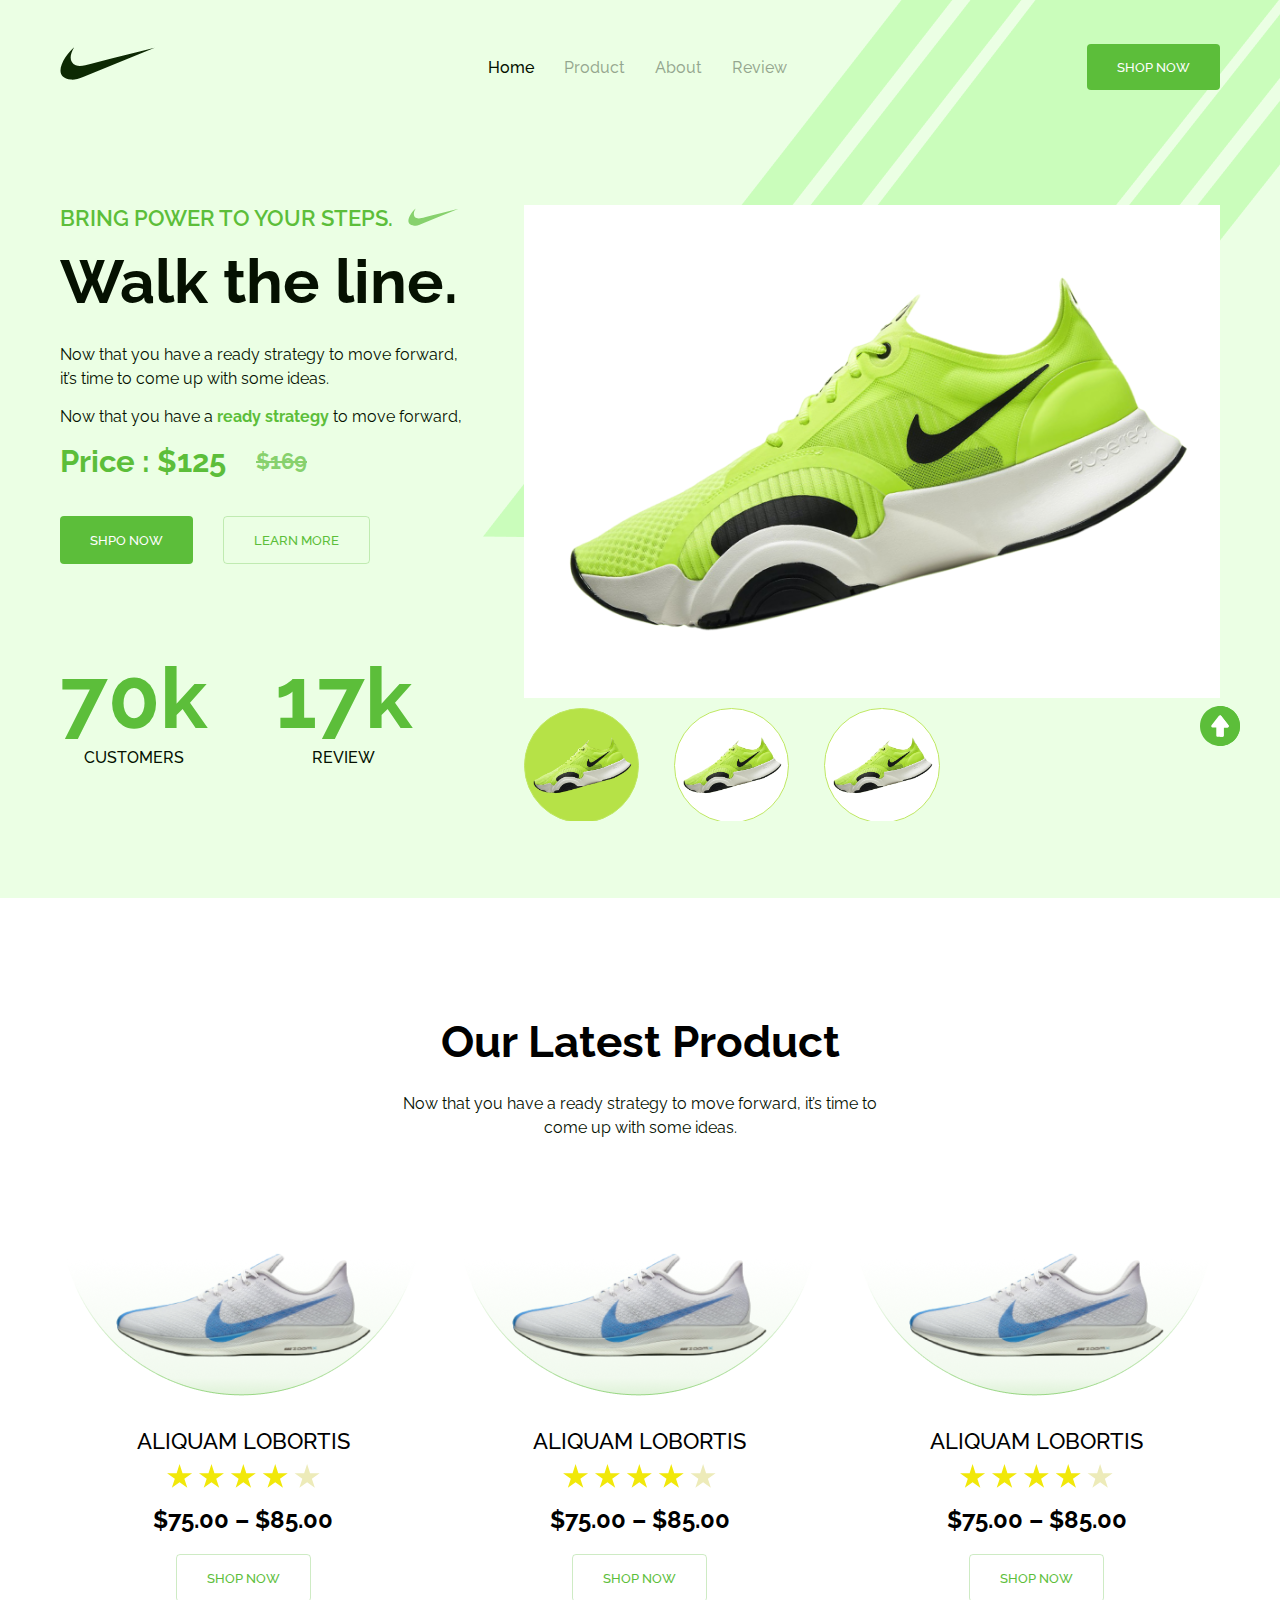
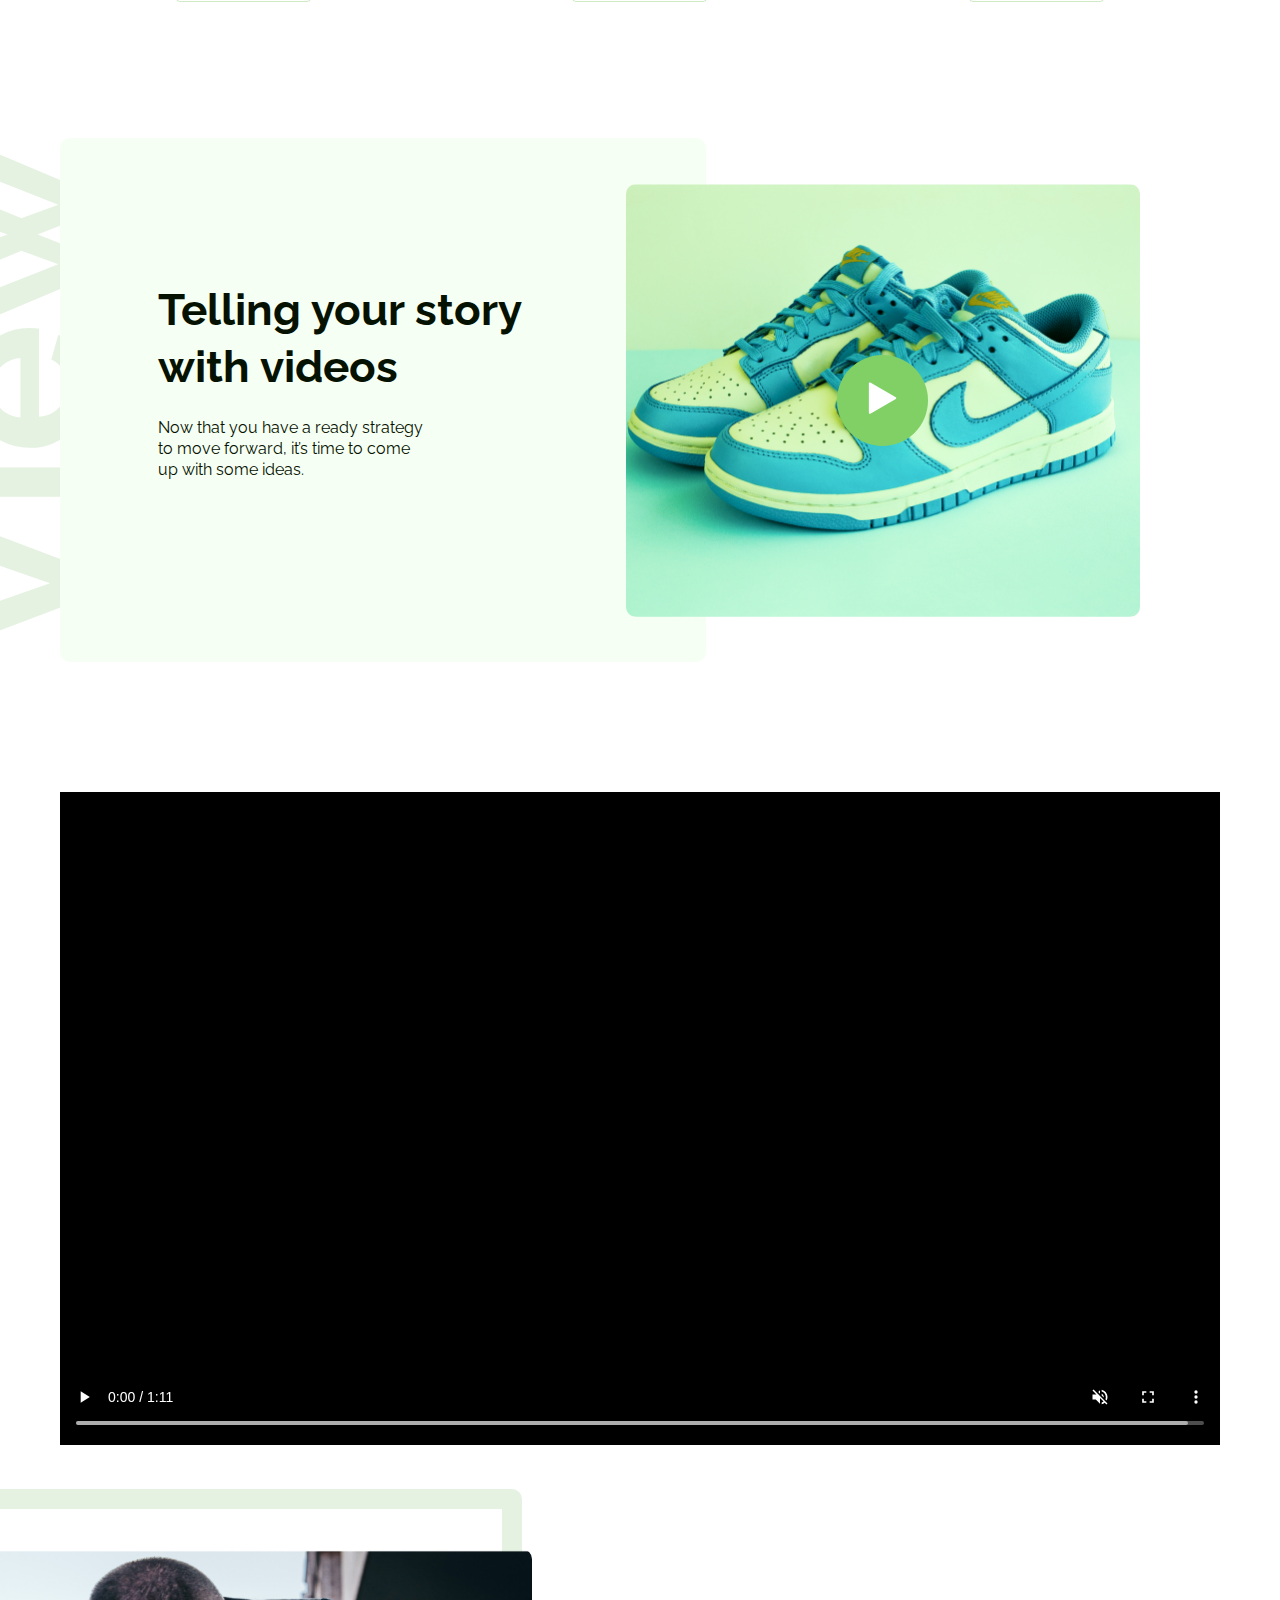
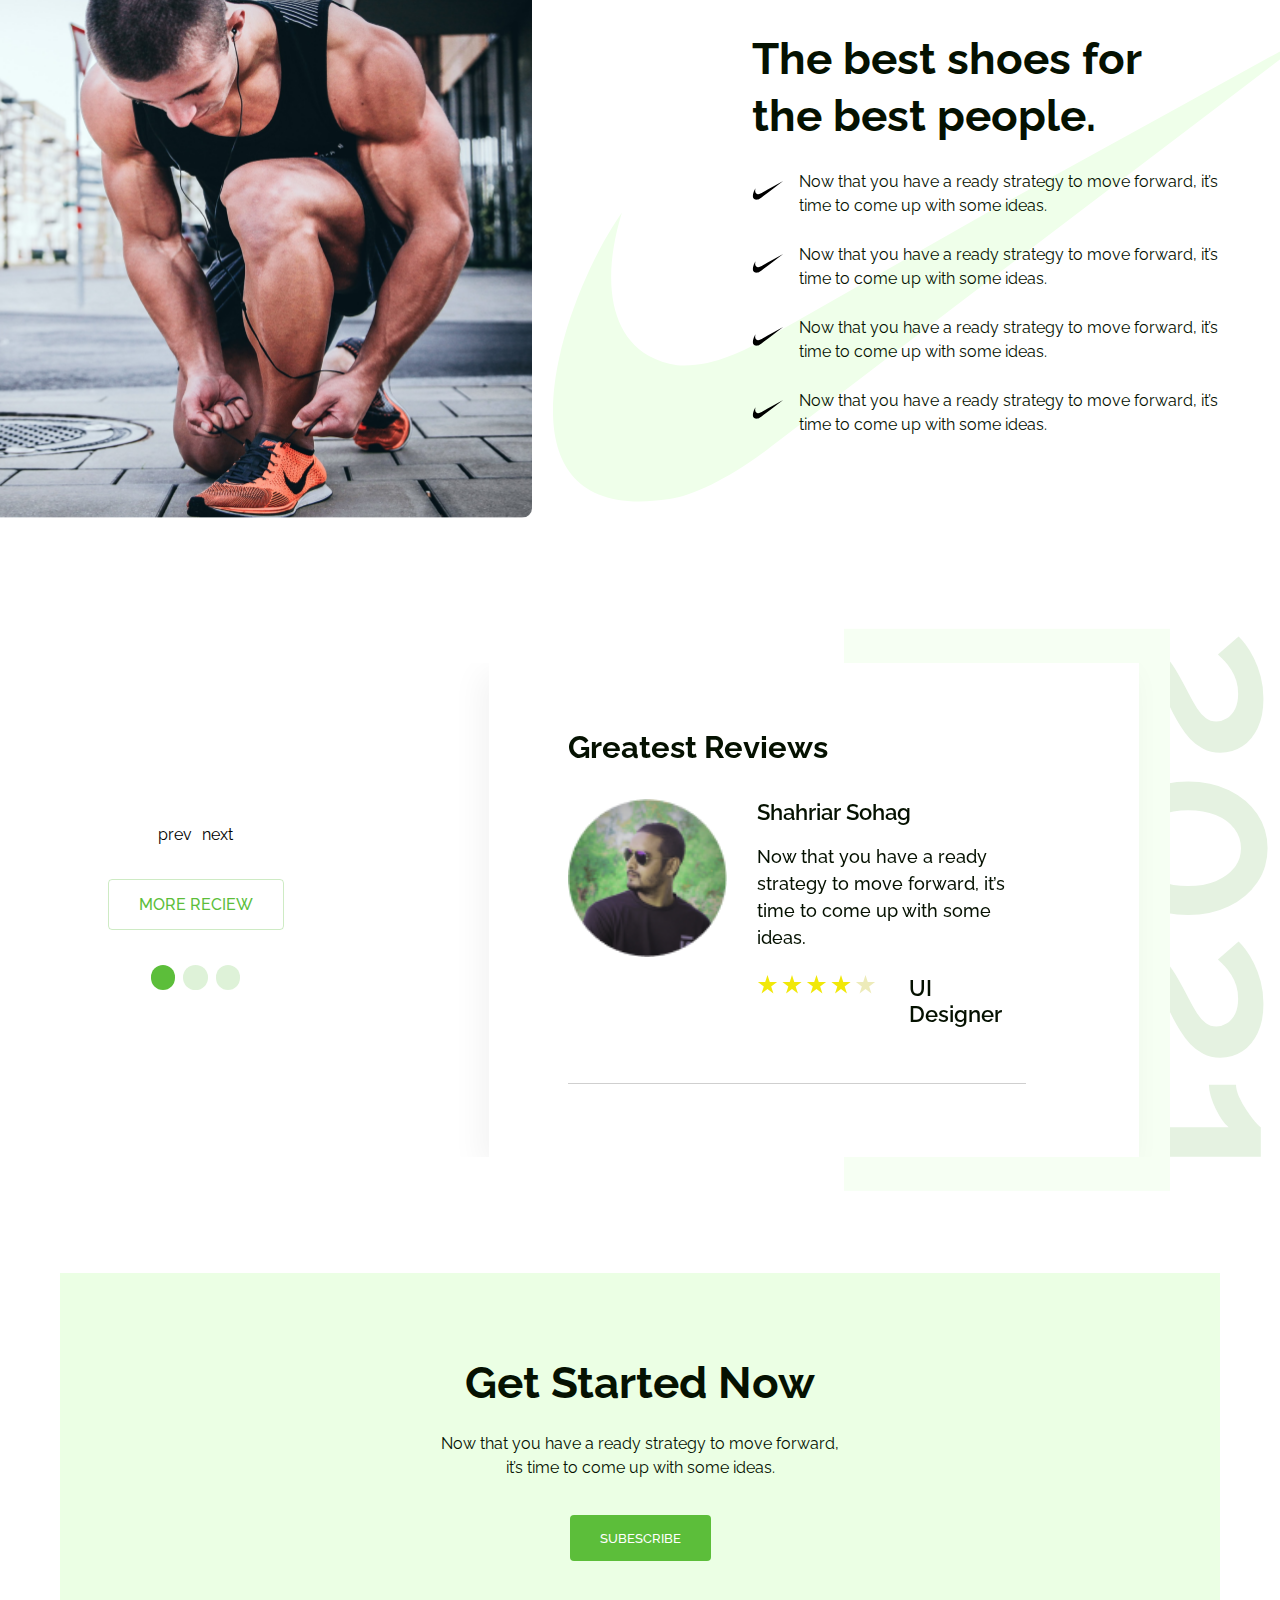
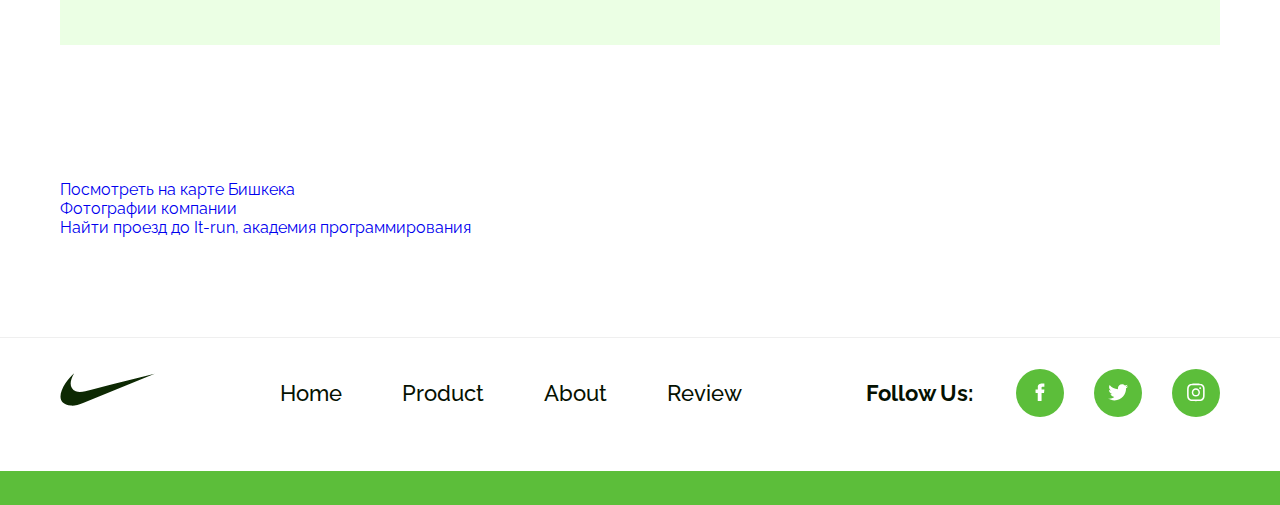
<file: index.html>
<!doctype html>
<html lang="en">
<head>
    <meta charset="UTF-8">
    <link rel="icon" href="./src/assets/logo.svg"/>
    <meta name="viewport" content="width=device-width, initial-scale=1"/>
    <meta http-equiv="X-UA-Compatible" content="IE=edge" />
    <meta name="author" content="Akdil">
    <meta name="robots" content="index, follow">
    <meta name="theme-color" content="#fff, #5CBE3A"/>
    <link rel="apple-touch-icon" href="./src/assets/logo.svg"/>
<!--    <link rel="manifest" href="/manifest.json"/>-->
    <meta name="description" content="Store Shoes in Bishkek">
    <meta name="keywords" content="Shoes, Nike in Bishkek, Sneakers, Store Shoes">
    <meta property="og:url" content="https://nike.kg/">
    <meta property="og:type" content="store">
    <meta property="og:title" content="Nike">
    <meta property="og:description" content="Store Shoes in Bishkek">
    <meta property="og:image" content="https://nike.kg/logo.svg">
    <meta name="twitter:card" content="summary_large_image">
    <meta property="twitter:domain" content="nike.kg">
    <meta property="twitter:url" content="https://nike.kg/">
    <meta name="twitter:title" content="Nike">
    <meta name="twitter:description" content="Store Shoes in Bishkek">
    <meta name="twitter:image" content="https://nike.kg/logo.svg">
    <title>Nike</title>
    <link
            rel="stylesheet"
            href="https://cdn.jsdelivr.net/npm/swiper@10/swiper-bundle.min.css"
    />
    <link href="https://unpkg.com/aos@2.3.1/dist/aos.css" rel="stylesheet">
    <link rel="stylesheet" href="./src/styles/style.css">
</head>
<body>

<header class="header">
    <div class="container">
        <nav class="header__nav">
            <h1 class="header__title">
                <img src="./src/assets/logo.svg" alt="Nike">
            </h1>

            <div class="header__burger-menu">
                <div class="header__links">
                    <a href="#" class="header__link active">Home</a>
                    <a href="./src/pages/product/index.html" class="header__link">Product</a>
                    <a href="./src/pages/about/index.html" class="header__link">About</a>
                    <a href="./src/pages/review/index.html" class="header__link">Review</a>
                </div>

                <button class="header__btn button">Shop now</button>
            </div>

            <div class="header__burger">
                <span></span>
            </div>
        </nav>
    </div>
</header>

<main>
    <section class="begin">
        <img src="./src/assets/begin-el.png" alt="begin" class="begin__el">
        <div class="container">
            <div class="begin__content">
                <div class="begin__info">
                    <p class="begin__suptitle">
                        Bring power to your steps.
                        <span>
                            <svg width="51" height="18" viewBox="0 0 51 18" fill="none" xmlns="http://www.w3.org/2000/svg">
<path d="M28.6036 6.15476L25.4862 6.97332L16.8365 9.23768C13.7818 9.99351 11.1097 11.0002 8.53487 10.119C5.03484 8.60729 5.09756 4.67446 7.70691 0.490723C3.09351 4.29811 -5.2081 16.473 6.01962 17.7024C7.44974 17.8905 9.99636 17.3887 12.7625 16.2252L25.4862 11.0034L50.5823 0.741621L28.6036 6.15476Z" fill="#87D16D"/>
</svg>

                        </span>
                    </p>
                    <h2 class="begin__title">
                        Walk the line.
                    </h2>
                    <p class="begin__text">
                        Now that you have a ready strategy to move forward, it’s time to come up with some ideas.
                    </p>
                    <p class="begin__text">
                        Now that you have a <span>ready strategy</span> to move forward,
                    </p>
                    <p class="begin__price">
                        Price : $125
                        <span class="begin__price-old">$169</span>
                    </p>

                    <div class="begin__btns">
                        <button class="button">
                            Shpo now
                        </button>
                        <button class="button begin__btn">
                            Learn More
                        </button>
                    </div>

                    <div class="begin__reviews">
                        <p class="begin__review">
                            70k
                            <span>CUSTOMERS</span>
                        </p>
                        <p class="begin__review">
                            17k
                            <span>REVIEW</span>
                        </p>
                    </div>
                </div>
                <div class="begin__swiper">
                    <div style="--swiper-navigation-color: #fff; --swiper-pagination-color: #fff" class="swiper mySwiper2">
                        <div class="swiper-wrapper">
                            <div class="swiper-slide">
                                <img src="./src/assets/nike.png" />
                            </div>
                            <div class="swiper-slide">
                                <img src="./src/assets/nike.png" />
                            </div>
                            <div class="swiper-slide">
                                <img src="./src/assets/nike.png" />
                            </div>
                        </div>
                    </div>
                    <div thumbsSlider="" class="swiper mySwiper">
                        <div class="swiper-wrapper">
                            <div class="swiper-slide">
                                <img src="./src/assets/nike.png" />
                            </div>
                            <div class="swiper-slide">
                                <img src="./src/assets/nike.png" />
                            </div>
                            <div class="swiper-slide">
                                <img src="./src/assets/nike.png" />
                            </div>
                        </div>
                    </div>
                </div>
            </div>
        </div>
    </section>

    <section class="latest">
        <div class="container">

            <h2 class="latest__title">Our Latest Product</h2>
            <p class="latest__text">
                Now that you have a ready strategy to
                move forward, it’s time to <br> come up with some ideas.
            </p>

            <div class="latest__row">

                <div class="latest__card">
                    <div class="latest__card-block">
                        <img src="./src/assets/latest1.png" alt="" class="latest__card-img">
                    </div>
                    <h3 class="latest__card-title">
                        Aliquam lobortis
                    </h3>
                    <img src="./src/assets/latest-review.svg" alt="" class="latest__card-review">
                    <p class="latest__card-prices">
                        $75.00 – $85.00
                    </p>
                    <button class="button begin__btn">
                        shop now
                    </button>
                </div>
                <div class="latest__card">
                    <div class="latest__card-block">
                        <img src="./src/assets/latest1.png" alt="" class="latest__card-img">
                    </div>
                    <h3 class="latest__card-title">
                        Aliquam lobortis
                    </h3>
                    <img src="./src/assets/latest-review.svg" alt="" class="latest__card-review">
                    <p class="latest__card-prices">
                        $75.00 – $85.00
                    </p>
                    <button class="button begin__btn">
                        shop now
                    </button>
                </div>
                <div class="latest__card">
                    <div class="latest__card-block">
                        <img src="./src/assets/latest1.png" alt="" class="latest__card-img">
                    </div>
                    <h3 class="latest__card-title">
                        Aliquam lobortis
                    </h3>
                    <img src="./src/assets/latest-review.svg" alt="" class="latest__card-review">
                    <p class="latest__card-prices">
                        $75.00 – $85.00
                    </p>
                    <button class="button begin__btn">
                        shop now
                    </button>
                </div>

            </div>

        </div>
    </section>

    <section class="view">
        <div class="container">
            <div class="view__content">

                <div class="view__left">
                    <h2 class="view__title">
                        Telling your story with videos
                    </h2>
                    <p class="view__text">
                        Now that you have a ready strategy <br>
                        to move forward, it’s time to come <br>
                        up with some ideas.
                    </p>
                </div>

                <div class="view__right">
                    <div class="view__play">
                        <a href="" >
                            <svg width="29" height="32" viewBox="0 0 29 32" fill="none" xmlns="http://www.w3.org/2000/svg">
<path d="M27.7939 15.2502C28.4606 15.6351 28.4606 16.5973 27.7939 16.9822L2.35185 31.6712C1.68518 32.0561 0.851847 31.575 0.851847 30.8052L0.851848 1.42718C0.851848 0.65738 1.68518 0.176255 2.35185 0.561156L27.7939 15.2502Z" fill="white"/>
</svg>
                        </a>
                    </div>
                </div>

            </div>
        </div>
    </section>
    
    <section style="padding-bottom: 100px">
        <div class="container">
            <video src="./src/assets/video.mp4" controls muted autoplay width="100%"></video>
        </div>
    </section>

    <section class="best">
        <div class="container">
            <div class="best__row">

                <div class="best__left"></div>

                <div class="best__right">
                    <h2 class="best__title">
                        The best shoes for the best people.
                    </h2>

                    <ul class="best__list">
                        <li class="best__item">
                            <span>
                                <svg width="32" height="20" viewBox="0 0 32 20" fill="none" xmlns="http://www.w3.org/2000/svg">
<path d="M17.9749 8.23615L16.1145 9.29783L10.9514 12.2392C9.12045 13.2499 7.57831 14.3557 5.77382 14.2329C3.267 13.8645 2.63079 11.3291 3.5862 8.19457C1.27957 11.4322 -1.95539 20.6757 5.46358 19.5336C6.414 19.4084 7.96246 18.6483 9.53803 17.4255L16.8077 11.8849L31.1528 0.98075L17.9749 8.23615Z" fill="black"/>
</svg>

                            </span>
                            <p>
                                Now that you have a ready strategy to move forward, it’s time to come up with some ideas.
                            </p>
                        </li>
                        <li class="best__item">
                            <span>
                                <svg width="32" height="20" viewBox="0 0 32 20" fill="none" xmlns="http://www.w3.org/2000/svg">
<path d="M17.9749 8.23615L16.1145 9.29783L10.9514 12.2392C9.12045 13.2499 7.57831 14.3557 5.77382 14.2329C3.267 13.8645 2.63079 11.3291 3.5862 8.19457C1.27957 11.4322 -1.95539 20.6757 5.46358 19.5336C6.414 19.4084 7.96246 18.6483 9.53803 17.4255L16.8077 11.8849L31.1528 0.98075L17.9749 8.23615Z" fill="black"/>
</svg>

                            </span>
                            <p>
                                Now that you have a ready strategy to move forward, it’s time to come up with some ideas.
                            </p>
                        </li>
                        <li class="best__item">
                            <span>
                                <svg width="32" height="20" viewBox="0 0 32 20" fill="none" xmlns="http://www.w3.org/2000/svg">
<path d="M17.9749 8.23615L16.1145 9.29783L10.9514 12.2392C9.12045 13.2499 7.57831 14.3557 5.77382 14.2329C3.267 13.8645 2.63079 11.3291 3.5862 8.19457C1.27957 11.4322 -1.95539 20.6757 5.46358 19.5336C6.414 19.4084 7.96246 18.6483 9.53803 17.4255L16.8077 11.8849L31.1528 0.98075L17.9749 8.23615Z" fill="black"/>
</svg>

                            </span>
                            <p>
                                Now that you have a ready strategy to move forward, it’s time to come up with some ideas.
                            </p>
                        </li>
                        <li class="best__item">
                            <span>
                                <svg width="32" height="20" viewBox="0 0 32 20" fill="none" xmlns="http://www.w3.org/2000/svg">
<path d="M17.9749 8.23615L16.1145 9.29783L10.9514 12.2392C9.12045 13.2499 7.57831 14.3557 5.77382 14.2329C3.267 13.8645 2.63079 11.3291 3.5862 8.19457C1.27957 11.4322 -1.95539 20.6757 5.46358 19.5336C6.414 19.4084 7.96246 18.6483 9.53803 17.4255L16.8077 11.8849L31.1528 0.98075L17.9749 8.23615Z" fill="black"/>
</svg>

                            </span>
                            <p>
                                Now that you have a ready strategy to move forward, it’s time to come up with some ideas.
                            </p>
                        </li>
                    </ul>
                </div>

            </div>
        </div>
    </section>

    <section class="greatest">
        <div class="container">
            <div class="greatest__row">
                <div class="greatest__pagination">
                    <div class="greatest__pagination-btns">
                        <div class="greatest__pagination-prev">
                            prev
                        </div>
                        <div class="greatest__pagination-next">
                            next
                        </div>
                    </div>
                    <div class="button begin__btn">
                        More Reciew
                    </div>
                    <div class="greatest__pagination-doted"></div>
                </div>
                <div class="greatest__block">
                    <div class="swiper mySwiper3">
                        <div class="swiper-wrapper">
                            <div class="swiper-slide">
                                <div class="greatest__info">
                                    <h2 class="greatest__title">
                                        Greatest Reviews
                                    </h2>
                                    <div class="greatest__user">
                                        <img src="./src/assets/user.png" alt="" class="greatest__user-img">
                                        <div class="greatest__user-block">
                                            <h3 class="greatest__user-name">
                                                Shahriar Sohag
                                            </h3>
                                            <p class="greatest__user-desc">
                                                Now that you have a ready strategy to move forward, it’s time to come up
                                                with some ideas.
                                            </p>
                                            <p class="greatest__user-exp">
                                    <span>
                                        <svg width="119" height="21" viewBox="0 0 119 21" fill="none"
                                             xmlns="http://www.w3.org/2000/svg">
<path d="M10.4937 0.103516L12.7626 7.08657L20.105 7.08657L14.1649 11.4023L16.4338 18.3854L10.4937 14.0696L4.55353 18.3854L6.82246 11.4023L0.882317 7.08657L8.22474 7.08657L10.4937 0.103516Z"
      fill="#F1E809"/>
<path d="M34.9951 0.103516L37.2641 7.08657L44.6065 7.08657L38.6663 11.4023L40.9353 18.3854L34.9951 14.0696L29.055 18.3854L31.3239 11.4023L25.3838 7.08657L32.7262 7.08657L34.9951 0.103516Z"
      fill="#F1E809"/>
<path d="M59.4961 0.103516L61.765 7.08657L69.1075 7.08657L63.1673 11.4023L65.4363 18.3854L59.4961 14.0696L53.556 18.3854L55.8249 11.4023L49.8848 7.08657L57.2272 7.08657L59.4961 0.103516Z"
      fill="#F1E809"/>
<path d="M83.9976 0.103516L86.2665 7.08657L93.6089 7.08657L87.6688 11.4023L89.9377 18.3854L83.9976 14.0696L78.0574 18.3854L80.3264 11.4023L74.3862 7.08657L81.7286 7.08657L83.9976 0.103516Z"
      fill="#F1E809"/>
<path d="M108.499 0.103516L110.768 7.08657L118.11 7.08657L112.17 11.4023L114.439 18.3854L108.499 14.0696L102.559 18.3854L104.828 11.4023L98.8877 7.08657L106.23 7.08657L108.499 0.103516Z"
      fill="#EDEBB9"/>
</svg>
</span>
                                                UI Designer
                                            </p>
                                        </div>
                                    </div>
                                </div>
                            </div>
                            <div class="swiper-slide">
                                <div class="greatest__info">
                                    <h2 class="greatest__title">
                                        Greatest Reviews
                                    </h2>
                                    <div class="greatest__user">
                                        <img src="./src/assets/user.png" alt="" class="greatest__user-img">
                                        <div class="greatest__user-block">
                                            <h3 class="greatest__user-name">
                                                Shahriar Sohag
                                            </h3>
                                            <p class="greatest__user-desc">
                                                Now that you have a ready strategy to move forward, it’s time to come up
                                                with some ideas.
                                            </p>
                                            <p class="greatest__user-exp">
                                    <span>
                                        <svg width="119" height="21" viewBox="0 0 119 21" fill="none"
                                             xmlns="http://www.w3.org/2000/svg">
<path d="M10.4937 0.103516L12.7626 7.08657L20.105 7.08657L14.1649 11.4023L16.4338 18.3854L10.4937 14.0696L4.55353 18.3854L6.82246 11.4023L0.882317 7.08657L8.22474 7.08657L10.4937 0.103516Z"
      fill="#F1E809"/>
<path d="M34.9951 0.103516L37.2641 7.08657L44.6065 7.08657L38.6663 11.4023L40.9353 18.3854L34.9951 14.0696L29.055 18.3854L31.3239 11.4023L25.3838 7.08657L32.7262 7.08657L34.9951 0.103516Z"
      fill="#F1E809"/>
<path d="M59.4961 0.103516L61.765 7.08657L69.1075 7.08657L63.1673 11.4023L65.4363 18.3854L59.4961 14.0696L53.556 18.3854L55.8249 11.4023L49.8848 7.08657L57.2272 7.08657L59.4961 0.103516Z"
      fill="#F1E809"/>
<path d="M83.9976 0.103516L86.2665 7.08657L93.6089 7.08657L87.6688 11.4023L89.9377 18.3854L83.9976 14.0696L78.0574 18.3854L80.3264 11.4023L74.3862 7.08657L81.7286 7.08657L83.9976 0.103516Z"
      fill="#F1E809"/>
<path d="M108.499 0.103516L110.768 7.08657L118.11 7.08657L112.17 11.4023L114.439 18.3854L108.499 14.0696L102.559 18.3854L104.828 11.4023L98.8877 7.08657L106.23 7.08657L108.499 0.103516Z"
      fill="#EDEBB9"/>
</svg>
</span>
                                                UI Designer
                                            </p>
                                        </div>
                                    </div>
                                </div>
                            </div>
                            <div class="swiper-slide">
                                <div class="greatest__info">
                                    <h2 class="greatest__title">
                                        Greatest Reviews
                                    </h2>
                                    <div class="greatest__user">
                                        <img src="./src/assets/user.png" alt="" class="greatest__user-img">
                                        <div class="greatest__user-block">
                                            <h3 class="greatest__user-name">
                                                Shahriar Sohag
                                            </h3>
                                            <p class="greatest__user-desc">
                                                Now that you have a ready strategy to move forward, it’s time to come up
                                                with some ideas.
                                            </p>
                                            <p class="greatest__user-exp">
                                    <span>
                                        <svg width="119" height="21" viewBox="0 0 119 21" fill="none"
                                             xmlns="http://www.w3.org/2000/svg">
<path d="M10.4937 0.103516L12.7626 7.08657L20.105 7.08657L14.1649 11.4023L16.4338 18.3854L10.4937 14.0696L4.55353 18.3854L6.82246 11.4023L0.882317 7.08657L8.22474 7.08657L10.4937 0.103516Z"
      fill="#F1E809"/>
<path d="M34.9951 0.103516L37.2641 7.08657L44.6065 7.08657L38.6663 11.4023L40.9353 18.3854L34.9951 14.0696L29.055 18.3854L31.3239 11.4023L25.3838 7.08657L32.7262 7.08657L34.9951 0.103516Z"
      fill="#F1E809"/>
<path d="M59.4961 0.103516L61.765 7.08657L69.1075 7.08657L63.1673 11.4023L65.4363 18.3854L59.4961 14.0696L53.556 18.3854L55.8249 11.4023L49.8848 7.08657L57.2272 7.08657L59.4961 0.103516Z"
      fill="#F1E809"/>
<path d="M83.9976 0.103516L86.2665 7.08657L93.6089 7.08657L87.6688 11.4023L89.9377 18.3854L83.9976 14.0696L78.0574 18.3854L80.3264 11.4023L74.3862 7.08657L81.7286 7.08657L83.9976 0.103516Z"
      fill="#F1E809"/>
<path d="M108.499 0.103516L110.768 7.08657L118.11 7.08657L112.17 11.4023L114.439 18.3854L108.499 14.0696L102.559 18.3854L104.828 11.4023L98.8877 7.08657L106.23 7.08657L108.499 0.103516Z"
      fill="#EDEBB9"/>
</svg>
</span>
                                                UI Designer
                                            </p>
                                        </div>
                                    </div>
                                </div>
                            </div>
                        </div>
                    </div>
                </div>
            </div>
        </div>
    </section>

    <section class="started">
        <div class="container">
            <div class="started__content">
                <h2 class="started__title">
                    Get Started Now
                </h2>
                <p class="started__text">
                    Now that you have a ready strategy to move forward, <br>
                    it’s time to come up with some ideas.
                </p>
                <button class="button">
                    sUBESCRIBE
                </button>
            </div>
        </div>
    </section>

    <section class="map">
        <div class="container">
            <a class="dg-widget-link" href="http://2gis.kg/bishkek/firm/70000001034292853/center/74.59814798086883,42.883262676688226/zoom/14?utm_medium=widget-source&utm_campaign=firmsonmap&utm_source=bigMap">Посмотреть на карте Бишкека</a><div class="dg-widget-link"><a href="http://2gis.kg/bishkek/firm/70000001034292853/photos/70000001034292853/center/74.59814798086883,42.883262676688226/zoom/17?utm_medium=widget-source&utm_campaign=firmsonmap&utm_source=photos">Фотографии компании</a></div><div class="dg-widget-link"><a href="http://2gis.kg/bishkek/center/74.595474,42.878904/zoom/14/routeTab/rsType/bus/to/74.595474,42.878904╎It-run, академия программирования?utm_medium=widget-source&utm_campaign=firmsonmap&utm_source=route">Найти проезд до It-run, академия программирования</a></div><script charset="utf-8" src="https://widgets.2gis.com/js/DGWidgetLoader.js"></script><script charset="utf-8">new DGWidgetLoader({"width":"100%","height":600,"borderColor":"#a3a3a3","pos":{"lat":42.883262676688226,"lon":74.59814798086883,"zoom":14},"opt":{"city":"bishkek"},"org":[{"id":"70000001034292853"}]});</script><noscript style="color:#c00;font-size:16px;font-weight:bold;">Виджет карты использует JavaScript. Включите его в настройках вашего браузера.</noscript>
        </div>
    </section>
</main>

<footer class="footer">
    <div class="container">
        <nav class="footer__nav">
            <h2 class="footer__title">
                <img src="./src/assets/logo.svg" alt="logo">
            </h2>

            <div class="footer__menu">
                <a href="" class="footer__link">
                    Home
                </a>
                <a href="" class="footer__link">
                    Product
                </a>
                <a href="" class="footer__link">
                    About
                </a>
                <a href="" class="footer__link">
                    Review
                </a>
            </div>

            <div class="footer__media">
                <p class="footer__media-title">
                    Follow Us:
                </p>
                <div class="footer__media-icons">
                    <a href="" class="footer__media-icon">
                        <svg width="10" height="19" viewBox="0 0 10 19" fill="none" xmlns="http://www.w3.org/2000/svg">
                            <path d="M0.809858 9.88221H2.7332V17.8003C2.7332 17.9566 2.85987 18.0833 3.01621 18.0833H6.2773C6.43363 18.0833 6.56031 17.9566 6.56031 17.8003V9.9195H8.77135C8.91512 9.9195 9.03607 9.81162 9.05249 9.66882L9.3883 6.75378C9.39752 6.67357 9.37211 6.59326 9.31845 6.53309C9.26474 6.47287 9.18788 6.4384 9.10722 6.4384H6.56042V4.61111C6.56042 4.06027 6.85701 3.78095 7.44203 3.78095C7.5254 3.78095 9.10722 3.78095 9.10722 3.78095C9.26355 3.78095 9.39022 3.65422 9.39022 3.49794V0.822206C9.39022 0.665876 9.26355 0.539204 9.10722 0.539204H6.81235C6.79616 0.538411 6.76022 0.537109 6.70724 0.537109C6.30906 0.537109 4.925 0.615275 3.83171 1.62107C2.62034 2.73565 2.78873 4.07017 2.82897 4.30156V6.43834H0.809858C0.653528 6.43834 0.526855 6.56501 0.526855 6.72135V9.59914C0.526855 9.75548 0.653528 9.88221 0.809858 9.88221Z" fill="white"/>
                        </svg>

                    </a>
                    <a href="" class="footer__media-icon">
                        <svg width="21" height="17" viewBox="0 0 21 17" fill="none" xmlns="http://www.w3.org/2000/svg">
                            <path d="M20.0716 2.23081C19.3345 2.55415 18.549 2.76847 17.7302 2.87253C18.5726 2.36956 19.2155 1.57917 19.5178 0.626498C18.7324 1.09478 17.8652 1.42556 16.941 1.61014C16.1952 0.816042 15.1323 0.324219 13.9727 0.324219C11.723 0.324219 9.91179 2.15028 9.91179 4.38888C9.91179 4.71098 9.93904 5.0207 10.0059 5.31554C6.6276 5.15078 3.63825 3.5316 1.63008 1.06505C1.27948 1.67333 1.07383 2.36956 1.07383 3.11906C1.07383 4.5264 1.79856 5.77392 2.87884 6.49617C2.22596 6.48378 1.58548 6.29423 1.04286 5.99567C1.04286 6.00806 1.04286 6.02416 1.04286 6.04027C1.04286 8.015 2.45144 9.65523 4.29856 10.0331C3.96779 10.1235 3.60728 10.1669 3.23315 10.1669C2.97299 10.1669 2.71035 10.152 2.46382 10.0975C2.99033 11.7068 4.48439 12.8899 6.2609 12.9283C4.87834 14.0098 3.12289 14.6614 1.2225 14.6614C0.889246 14.6614 0.569623 14.6466 0.25 14.6057C2.05005 15.7665 4.18335 16.4293 6.48389 16.4293C13.9616 16.4293 18.0498 10.235 18.0498 4.86584C18.0498 4.68621 18.0436 4.51277 18.0349 4.34057C18.8414 3.76822 19.5191 3.0534 20.0716 2.23081Z" fill="white"/>
                        </svg>


                    </a>
                    <a href="" class="footer__media-icon">
                        <svg width="18" height="19" viewBox="0 0 18 19" fill="none" xmlns="http://www.w3.org/2000/svg">
                            <path d="M17.6182 5.75306C17.577 4.81817 17.4258 4.17544 17.2092 3.61851C16.9858 3.02734 16.6421 2.49806 16.1917 2.05807C15.7518 1.61124 15.219 1.26403 14.6347 1.0441C14.0745 0.82753 13.4351 0.676347 12.5003 0.635127C11.5584 0.590417 11.2594 0.580078 8.87052 0.580078C6.48166 0.580078 6.18265 0.590417 5.24427 0.631636C4.30938 0.672856 3.66665 0.824173 3.10985 1.04061C2.51855 1.26403 1.98927 1.60775 1.54928 2.05807C1.10245 2.49806 0.755372 3.03083 0.535311 3.61515C0.318741 4.17544 0.167557 4.81468 0.126338 5.74957C0.0816275 6.69144 0.0712891 6.99045 0.0712891 9.37931C0.0712891 11.7682 0.0816275 12.0672 0.122847 13.0056C0.164067 13.9404 0.315384 14.5832 0.531954 15.1401C0.755372 15.7313 1.10245 16.2606 1.54928 16.7005C1.98927 17.1474 2.52204 17.4946 3.10636 17.7145C3.66665 17.9311 4.30589 18.0823 5.24092 18.1235C6.17916 18.1648 6.47831 18.175 8.86716 18.175C11.256 18.175 11.555 18.1648 12.4934 18.1235C13.4283 18.0823 14.071 17.9311 14.6278 17.7145C15.8103 17.2573 16.7452 16.3224 17.2024 15.1401C17.4188 14.5798 17.5701 13.9404 17.6113 13.0056C17.6526 12.0672 17.6629 11.7682 17.6629 9.37931C17.6629 6.99045 17.6594 6.69144 17.6182 5.75306ZM16.0337 12.9368C15.9959 13.7961 15.8515 14.2601 15.7312 14.5695C15.4356 15.336 14.8272 15.9444 14.0607 16.24C13.7513 16.3603 13.284 16.5046 12.428 16.5424C11.5 16.5837 11.2216 16.5939 8.87401 16.5939C6.52637 16.5939 6.24455 16.5837 5.31986 16.5424C4.46056 16.5046 3.99654 16.3603 3.68719 16.24C3.30575 16.099 2.95854 15.8756 2.67671 15.5834C2.38455 15.2981 2.16113 14.9544 2.02015 14.573C1.89985 14.2636 1.75552 13.7961 1.71779 12.9403C1.67643 12.0123 1.66623 11.7338 1.66623 9.38615C1.66623 7.03852 1.67643 6.7567 1.71779 5.83214C1.75552 4.97284 1.89985 4.50882 2.02015 4.19947C2.16113 3.81789 2.38455 3.47082 2.6802 3.18886C2.96538 2.8967 3.3091 2.67328 3.69069 2.53243C4.00003 2.41213 4.46755 2.2678 5.32335 2.22993C6.2514 2.18871 6.52987 2.17838 8.87736 2.17838C11.2285 2.17838 11.5068 2.18871 12.4315 2.22993C13.2908 2.2678 13.7548 2.41213 14.0642 2.53243C14.4456 2.67328 14.7928 2.8967 15.0747 3.18886C15.3668 3.47417 15.5902 3.81789 15.7312 4.19947C15.8515 4.50882 15.9959 4.9762 16.0337 5.83214C16.0749 6.76019 16.0853 7.03852 16.0853 9.38615C16.0853 11.7338 16.0749 12.0088 16.0337 12.9368Z" fill="white"/>
                            <path d="M8.87032 5.26953C6.60261 5.26953 4.7627 7.10932 4.7627 9.37715C4.7627 11.645 6.60261 13.4848 8.87032 13.4848C11.1382 13.4848 12.9779 11.645 12.9779 9.37715C12.9779 7.10932 11.1382 5.26953 8.87032 5.26953ZM8.87032 12.0417C7.39914 12.0417 6.20581 10.8485 6.20581 9.37715C6.20581 7.90586 7.39914 6.71264 8.87032 6.71264C10.3416 6.71264 11.5348 7.90586 11.5348 9.37715C11.5348 10.8485 10.3416 12.0417 8.87032 12.0417Z" fill="white"/>
                            <path d="M14.0992 5.10738C14.0992 5.63694 13.6698 6.06632 13.1401 6.06632C12.6105 6.06632 12.1812 5.63694 12.1812 5.10738C12.1812 4.5777 12.6105 4.14844 13.1401 4.14844C13.6698 4.14844 14.0992 4.5777 14.0992 5.10738Z" fill="white"/>
                        </svg>


                    </a>
                </div>
            </div>
        </nav>
    </div>
    <div class="footer__line"></div>
</footer>

<div class="overlay">
    <form class="form" action="https://api.sheetmonkey.io/form/vY4TmLmor1Yan5opA9bRRq" method="POST">
        <span class="close">x</span>
        <label>
            <input type="text" id="name" name="name">
        </label>
        <label>
            <input type="tel" id="tel" name="tel">
        </label>
        <button class="button" type="submit">
            Отправить
        </button>
    </form>
</div>

<a href="#" class="up-page" data-aos="fade-left">
    <img src="./src/assets/up.svg" alt="">
</a>

<script src="https://cdn.jsdelivr.net/npm/swiper@10/swiper-bundle.min.js"></script>
<script src="https://unpkg.com/aos@2.3.1/dist/aos.js"></script>
<script>
    AOS.init();
</script>
<script src="./src/js/index.js"></script>
</body>
</html>
</file>
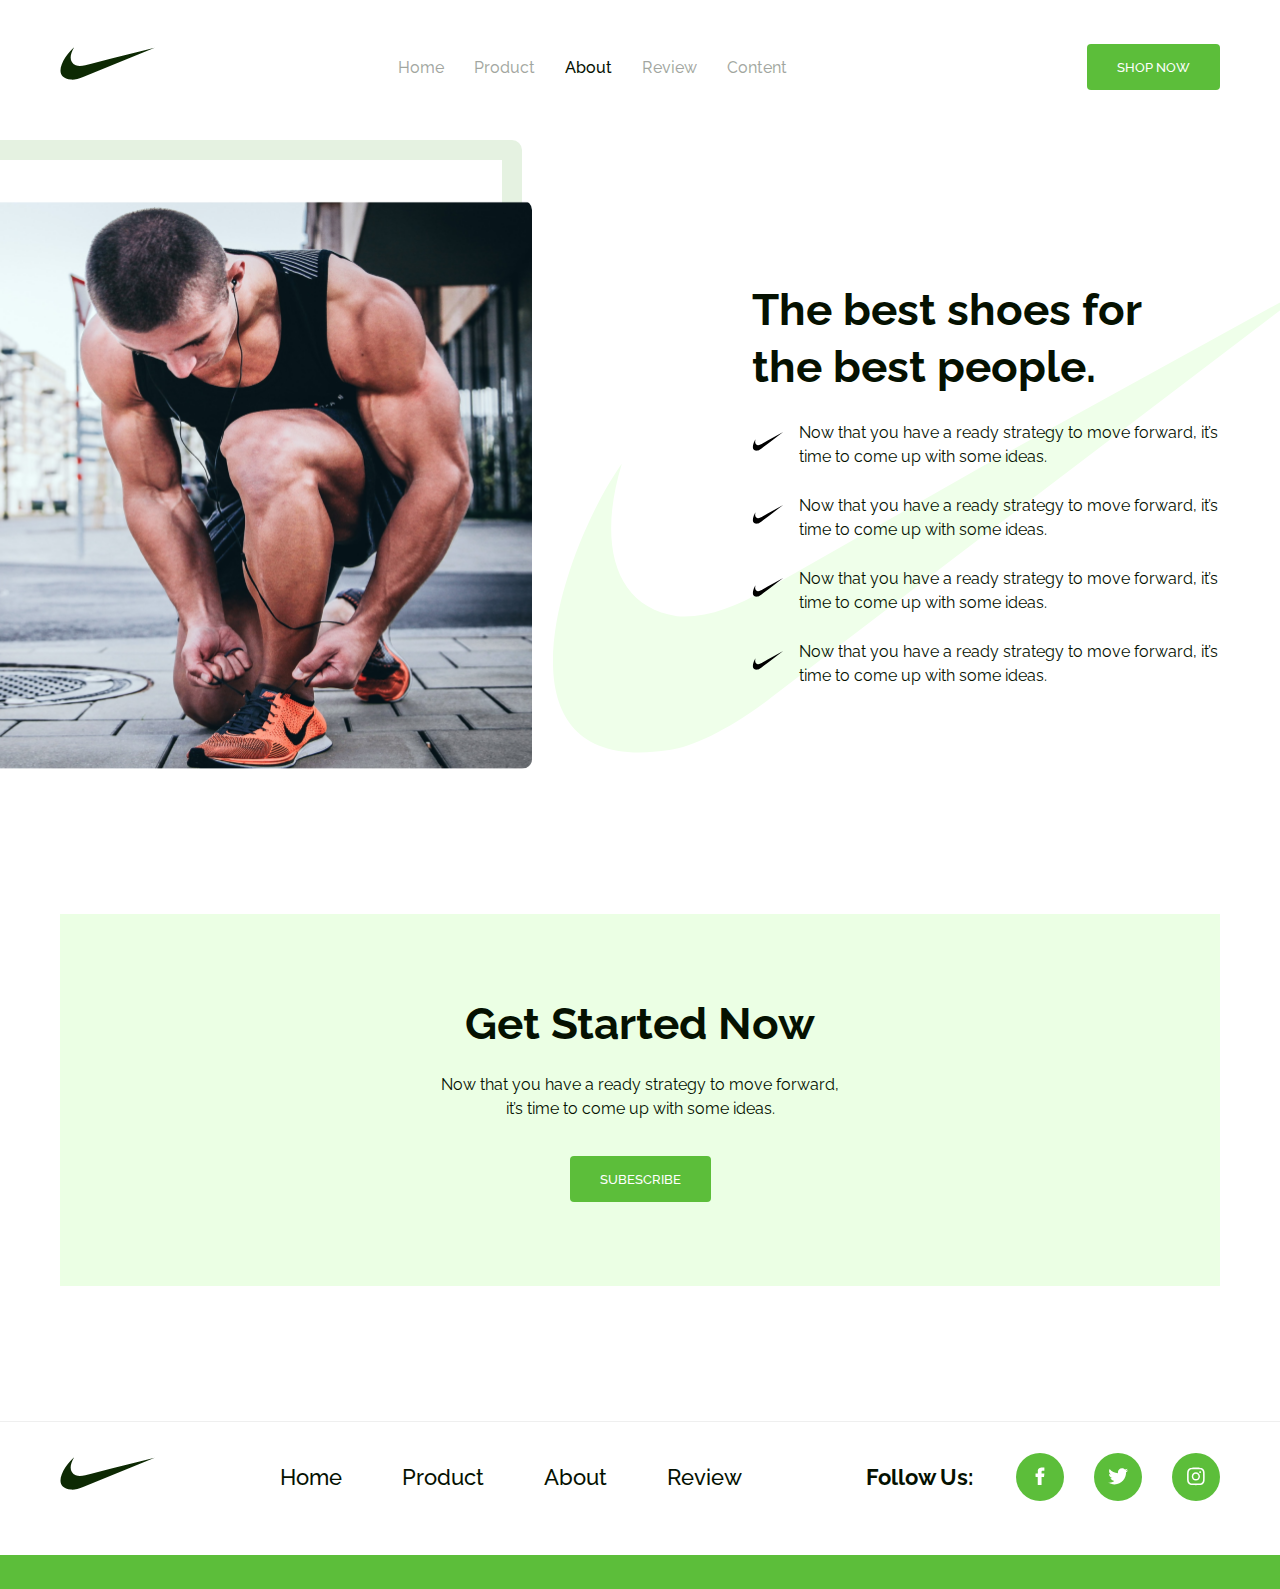
<file: src/pages/about/index.html>
<!doctype html>
<html lang="en">
<head>
    <meta charset="UTF-8">
    <link rel="icon" href="../../assets/logo.svg"/>
    <meta name="viewport" content="width=device-width, initial-scale=1"/>
    <meta http-equiv="X-UA-Compatible" content="IE=edge" />
    <meta name="author" content="Akdil">
    <meta name="robots" content="index, follow">
    <meta name="theme-color" content="#fff, #5CBE3A"/>
    <link rel="apple-touch-icon" href="../../assets/logo.svg"/>
    <!--    <link rel="manifest" href="/manifest.json"/>-->
    <meta name="description" content="Store Shoes in Bishkek">
    <meta name="keywords" content="Shoes, Nike in Bishkek, Sneakers, Store Shoes">
    <meta property="og:url" content="https://nike.kg/">
    <meta property="og:type" content="store">
    <meta property="og:title" content="Nike">
    <meta property="og:description" content="Store Shoes in Bishkek">
    <meta property="og:image" content="https://nike.kg/logo.svg">
    <meta name="twitter:card" content="summary_large_image">
    <meta property="twitter:domain" content="nike.kg">
    <meta property="twitter:url" content="https://nike.kg/">
    <meta name="twitter:title" content="Nike">
    <meta name="twitter:description" content="Store Shoes in Bishkek">
    <meta name="twitter:image" content="https://nike.kg/logo.svg">
    <title>Nike</title>
    <link rel="stylesheet" href="../../styles/style.css">
</head>
<body>

<header class="header">
    <div class="container">
        <nav class="header__nav">
            <h1 class="header__title">
                <img src="../../assets/logo.svg" alt="Nike">
            </h1>

            <div class="header__burger-menu">
                <div class="header__links">
                    <a href="../../../index.html" class="header__link">Home</a>
                    <a href="../product/index.html" class="header__link">Product</a>
                    <a href="#" class="header__link active">About</a>
                    <a href="#" class="header__link">Review</a>
                    <a href="#" class="header__link">Content</a>
                </div>

                <button class="header__btn button">Shop now</button>
            </div>

            <div class="header__burger">
                <span></span>
            </div>
        </nav>
    </div>
</header>

<main>
    <section style="padding-top: 200px" class="best">
        <div class="container">
            <div class="best__row">

                <div class="best__left"></div>

                <div class="best__right">
                    <h2 class="best__title">
                        The best shoes for the best people.
                    </h2>

                    <ul class="best__list">
                        <li class="best__item">
                            <span>
                                <svg width="32" height="20" viewBox="0 0 32 20" fill="none" xmlns="http://www.w3.org/2000/svg">
<path d="M17.9749 8.23615L16.1145 9.29783L10.9514 12.2392C9.12045 13.2499 7.57831 14.3557 5.77382 14.2329C3.267 13.8645 2.63079 11.3291 3.5862 8.19457C1.27957 11.4322 -1.95539 20.6757 5.46358 19.5336C6.414 19.4084 7.96246 18.6483 9.53803 17.4255L16.8077 11.8849L31.1528 0.98075L17.9749 8.23615Z" fill="black"/>
</svg>

                            </span>
                            <p>
                                Now that you have a ready strategy to move forward, it’s time to come up with some ideas.
                            </p>
                        </li>
                        <li class="best__item">
                            <span>
                                <svg width="32" height="20" viewBox="0 0 32 20" fill="none" xmlns="http://www.w3.org/2000/svg">
<path d="M17.9749 8.23615L16.1145 9.29783L10.9514 12.2392C9.12045 13.2499 7.57831 14.3557 5.77382 14.2329C3.267 13.8645 2.63079 11.3291 3.5862 8.19457C1.27957 11.4322 -1.95539 20.6757 5.46358 19.5336C6.414 19.4084 7.96246 18.6483 9.53803 17.4255L16.8077 11.8849L31.1528 0.98075L17.9749 8.23615Z" fill="black"/>
</svg>

                            </span>
                            <p>
                                Now that you have a ready strategy to move forward, it’s time to come up with some ideas.
                            </p>
                        </li>
                        <li class="best__item">
                            <span>
                                <svg width="32" height="20" viewBox="0 0 32 20" fill="none" xmlns="http://www.w3.org/2000/svg">
<path d="M17.9749 8.23615L16.1145 9.29783L10.9514 12.2392C9.12045 13.2499 7.57831 14.3557 5.77382 14.2329C3.267 13.8645 2.63079 11.3291 3.5862 8.19457C1.27957 11.4322 -1.95539 20.6757 5.46358 19.5336C6.414 19.4084 7.96246 18.6483 9.53803 17.4255L16.8077 11.8849L31.1528 0.98075L17.9749 8.23615Z" fill="black"/>
</svg>

                            </span>
                            <p>
                                Now that you have a ready strategy to move forward, it’s time to come up with some ideas.
                            </p>
                        </li>
                        <li class="best__item">
                            <span>
                                <svg width="32" height="20" viewBox="0 0 32 20" fill="none" xmlns="http://www.w3.org/2000/svg">
<path d="M17.9749 8.23615L16.1145 9.29783L10.9514 12.2392C9.12045 13.2499 7.57831 14.3557 5.77382 14.2329C3.267 13.8645 2.63079 11.3291 3.5862 8.19457C1.27957 11.4322 -1.95539 20.6757 5.46358 19.5336C6.414 19.4084 7.96246 18.6483 9.53803 17.4255L16.8077 11.8849L31.1528 0.98075L17.9749 8.23615Z" fill="black"/>
</svg>

                            </span>
                            <p>
                                Now that you have a ready strategy to move forward, it’s time to come up with some ideas.
                            </p>
                        </li>
                    </ul>
                </div>

            </div>
        </div>
    </section>

    <section class="started">
        <div class="container">
            <div class="started__content">
                <h2 class="started__title">
                    Get Started Now
                </h2>
                <p class="started__text">
                    Now that you have a ready strategy to move forward, <br>
                    it’s time to come up with some ideas.
                </p>
                <button class="button">
                    sUBESCRIBE
                </button>
            </div>
        </div>
    </section>
</main>

<footer class="footer">
    <div class="container">
        <nav class="footer__nav">
            <h2 class="footer__title">
                <img src="../../assets/logo.svg" alt="logo">
            </h2>

            <div class="footer__menu">
                <a href="" class="footer__link">
                    Home
                </a>
                <a href="" class="footer__link">
                    Product
                </a>
                <a href="" class="footer__link">
                    About
                </a>
                <a href="" class="footer__link">
                    Review
                </a>
            </div>

            <div class="footer__media">
                <p class="footer__media-title">
                    Follow Us:
                </p>
                <div class="footer__media-icons">
                    <a href="" class="footer__media-icon">
                        <svg width="10" height="19" viewBox="0 0 10 19" fill="none" xmlns="http://www.w3.org/2000/svg">
                            <path d="M0.809858 9.88221H2.7332V17.8003C2.7332 17.9566 2.85987 18.0833 3.01621 18.0833H6.2773C6.43363 18.0833 6.56031 17.9566 6.56031 17.8003V9.9195H8.77135C8.91512 9.9195 9.03607 9.81162 9.05249 9.66882L9.3883 6.75378C9.39752 6.67357 9.37211 6.59326 9.31845 6.53309C9.26474 6.47287 9.18788 6.4384 9.10722 6.4384H6.56042V4.61111C6.56042 4.06027 6.85701 3.78095 7.44203 3.78095C7.5254 3.78095 9.10722 3.78095 9.10722 3.78095C9.26355 3.78095 9.39022 3.65422 9.39022 3.49794V0.822206C9.39022 0.665876 9.26355 0.539204 9.10722 0.539204H6.81235C6.79616 0.538411 6.76022 0.537109 6.70724 0.537109C6.30906 0.537109 4.925 0.615275 3.83171 1.62107C2.62034 2.73565 2.78873 4.07017 2.82897 4.30156V6.43834H0.809858C0.653528 6.43834 0.526855 6.56501 0.526855 6.72135V9.59914C0.526855 9.75548 0.653528 9.88221 0.809858 9.88221Z" fill="white"/>
                        </svg>

                    </a>
                    <a href="" class="footer__media-icon">
                        <svg width="21" height="17" viewBox="0 0 21 17" fill="none" xmlns="http://www.w3.org/2000/svg">
                            <path d="M20.0716 2.23081C19.3345 2.55415 18.549 2.76847 17.7302 2.87253C18.5726 2.36956 19.2155 1.57917 19.5178 0.626498C18.7324 1.09478 17.8652 1.42556 16.941 1.61014C16.1952 0.816042 15.1323 0.324219 13.9727 0.324219C11.723 0.324219 9.91179 2.15028 9.91179 4.38888C9.91179 4.71098 9.93904 5.0207 10.0059 5.31554C6.6276 5.15078 3.63825 3.5316 1.63008 1.06505C1.27948 1.67333 1.07383 2.36956 1.07383 3.11906C1.07383 4.5264 1.79856 5.77392 2.87884 6.49617C2.22596 6.48378 1.58548 6.29423 1.04286 5.99567C1.04286 6.00806 1.04286 6.02416 1.04286 6.04027C1.04286 8.015 2.45144 9.65523 4.29856 10.0331C3.96779 10.1235 3.60728 10.1669 3.23315 10.1669C2.97299 10.1669 2.71035 10.152 2.46382 10.0975C2.99033 11.7068 4.48439 12.8899 6.2609 12.9283C4.87834 14.0098 3.12289 14.6614 1.2225 14.6614C0.889246 14.6614 0.569623 14.6466 0.25 14.6057C2.05005 15.7665 4.18335 16.4293 6.48389 16.4293C13.9616 16.4293 18.0498 10.235 18.0498 4.86584C18.0498 4.68621 18.0436 4.51277 18.0349 4.34057C18.8414 3.76822 19.5191 3.0534 20.0716 2.23081Z" fill="white"/>
                        </svg>


                    </a>
                    <a href="" class="footer__media-icon">
                        <svg width="18" height="19" viewBox="0 0 18 19" fill="none" xmlns="http://www.w3.org/2000/svg">
                            <path d="M17.6182 5.75306C17.577 4.81817 17.4258 4.17544 17.2092 3.61851C16.9858 3.02734 16.6421 2.49806 16.1917 2.05807C15.7518 1.61124 15.219 1.26403 14.6347 1.0441C14.0745 0.82753 13.4351 0.676347 12.5003 0.635127C11.5584 0.590417 11.2594 0.580078 8.87052 0.580078C6.48166 0.580078 6.18265 0.590417 5.24427 0.631636C4.30938 0.672856 3.66665 0.824173 3.10985 1.04061C2.51855 1.26403 1.98927 1.60775 1.54928 2.05807C1.10245 2.49806 0.755372 3.03083 0.535311 3.61515C0.318741 4.17544 0.167557 4.81468 0.126338 5.74957C0.0816275 6.69144 0.0712891 6.99045 0.0712891 9.37931C0.0712891 11.7682 0.0816275 12.0672 0.122847 13.0056C0.164067 13.9404 0.315384 14.5832 0.531954 15.1401C0.755372 15.7313 1.10245 16.2606 1.54928 16.7005C1.98927 17.1474 2.52204 17.4946 3.10636 17.7145C3.66665 17.9311 4.30589 18.0823 5.24092 18.1235C6.17916 18.1648 6.47831 18.175 8.86716 18.175C11.256 18.175 11.555 18.1648 12.4934 18.1235C13.4283 18.0823 14.071 17.9311 14.6278 17.7145C15.8103 17.2573 16.7452 16.3224 17.2024 15.1401C17.4188 14.5798 17.5701 13.9404 17.6113 13.0056C17.6526 12.0672 17.6629 11.7682 17.6629 9.37931C17.6629 6.99045 17.6594 6.69144 17.6182 5.75306ZM16.0337 12.9368C15.9959 13.7961 15.8515 14.2601 15.7312 14.5695C15.4356 15.336 14.8272 15.9444 14.0607 16.24C13.7513 16.3603 13.284 16.5046 12.428 16.5424C11.5 16.5837 11.2216 16.5939 8.87401 16.5939C6.52637 16.5939 6.24455 16.5837 5.31986 16.5424C4.46056 16.5046 3.99654 16.3603 3.68719 16.24C3.30575 16.099 2.95854 15.8756 2.67671 15.5834C2.38455 15.2981 2.16113 14.9544 2.02015 14.573C1.89985 14.2636 1.75552 13.7961 1.71779 12.9403C1.67643 12.0123 1.66623 11.7338 1.66623 9.38615C1.66623 7.03852 1.67643 6.7567 1.71779 5.83214C1.75552 4.97284 1.89985 4.50882 2.02015 4.19947C2.16113 3.81789 2.38455 3.47082 2.6802 3.18886C2.96538 2.8967 3.3091 2.67328 3.69069 2.53243C4.00003 2.41213 4.46755 2.2678 5.32335 2.22993C6.2514 2.18871 6.52987 2.17838 8.87736 2.17838C11.2285 2.17838 11.5068 2.18871 12.4315 2.22993C13.2908 2.2678 13.7548 2.41213 14.0642 2.53243C14.4456 2.67328 14.7928 2.8967 15.0747 3.18886C15.3668 3.47417 15.5902 3.81789 15.7312 4.19947C15.8515 4.50882 15.9959 4.9762 16.0337 5.83214C16.0749 6.76019 16.0853 7.03852 16.0853 9.38615C16.0853 11.7338 16.0749 12.0088 16.0337 12.9368Z" fill="white"/>
                            <path d="M8.87032 5.26953C6.60261 5.26953 4.7627 7.10932 4.7627 9.37715C4.7627 11.645 6.60261 13.4848 8.87032 13.4848C11.1382 13.4848 12.9779 11.645 12.9779 9.37715C12.9779 7.10932 11.1382 5.26953 8.87032 5.26953ZM8.87032 12.0417C7.39914 12.0417 6.20581 10.8485 6.20581 9.37715C6.20581 7.90586 7.39914 6.71264 8.87032 6.71264C10.3416 6.71264 11.5348 7.90586 11.5348 9.37715C11.5348 10.8485 10.3416 12.0417 8.87032 12.0417Z" fill="white"/>
                            <path d="M14.0992 5.10738C14.0992 5.63694 13.6698 6.06632 13.1401 6.06632C12.6105 6.06632 12.1812 5.63694 12.1812 5.10738C12.1812 4.5777 12.6105 4.14844 13.1401 4.14844C13.6698 4.14844 14.0992 4.5777 14.0992 5.10738Z" fill="white"/>
                        </svg>


                    </a>
                </div>
            </div>
        </nav>
    </div>
    <div class="footer__line"></div>
</footer>

</body>
</html>
</file>
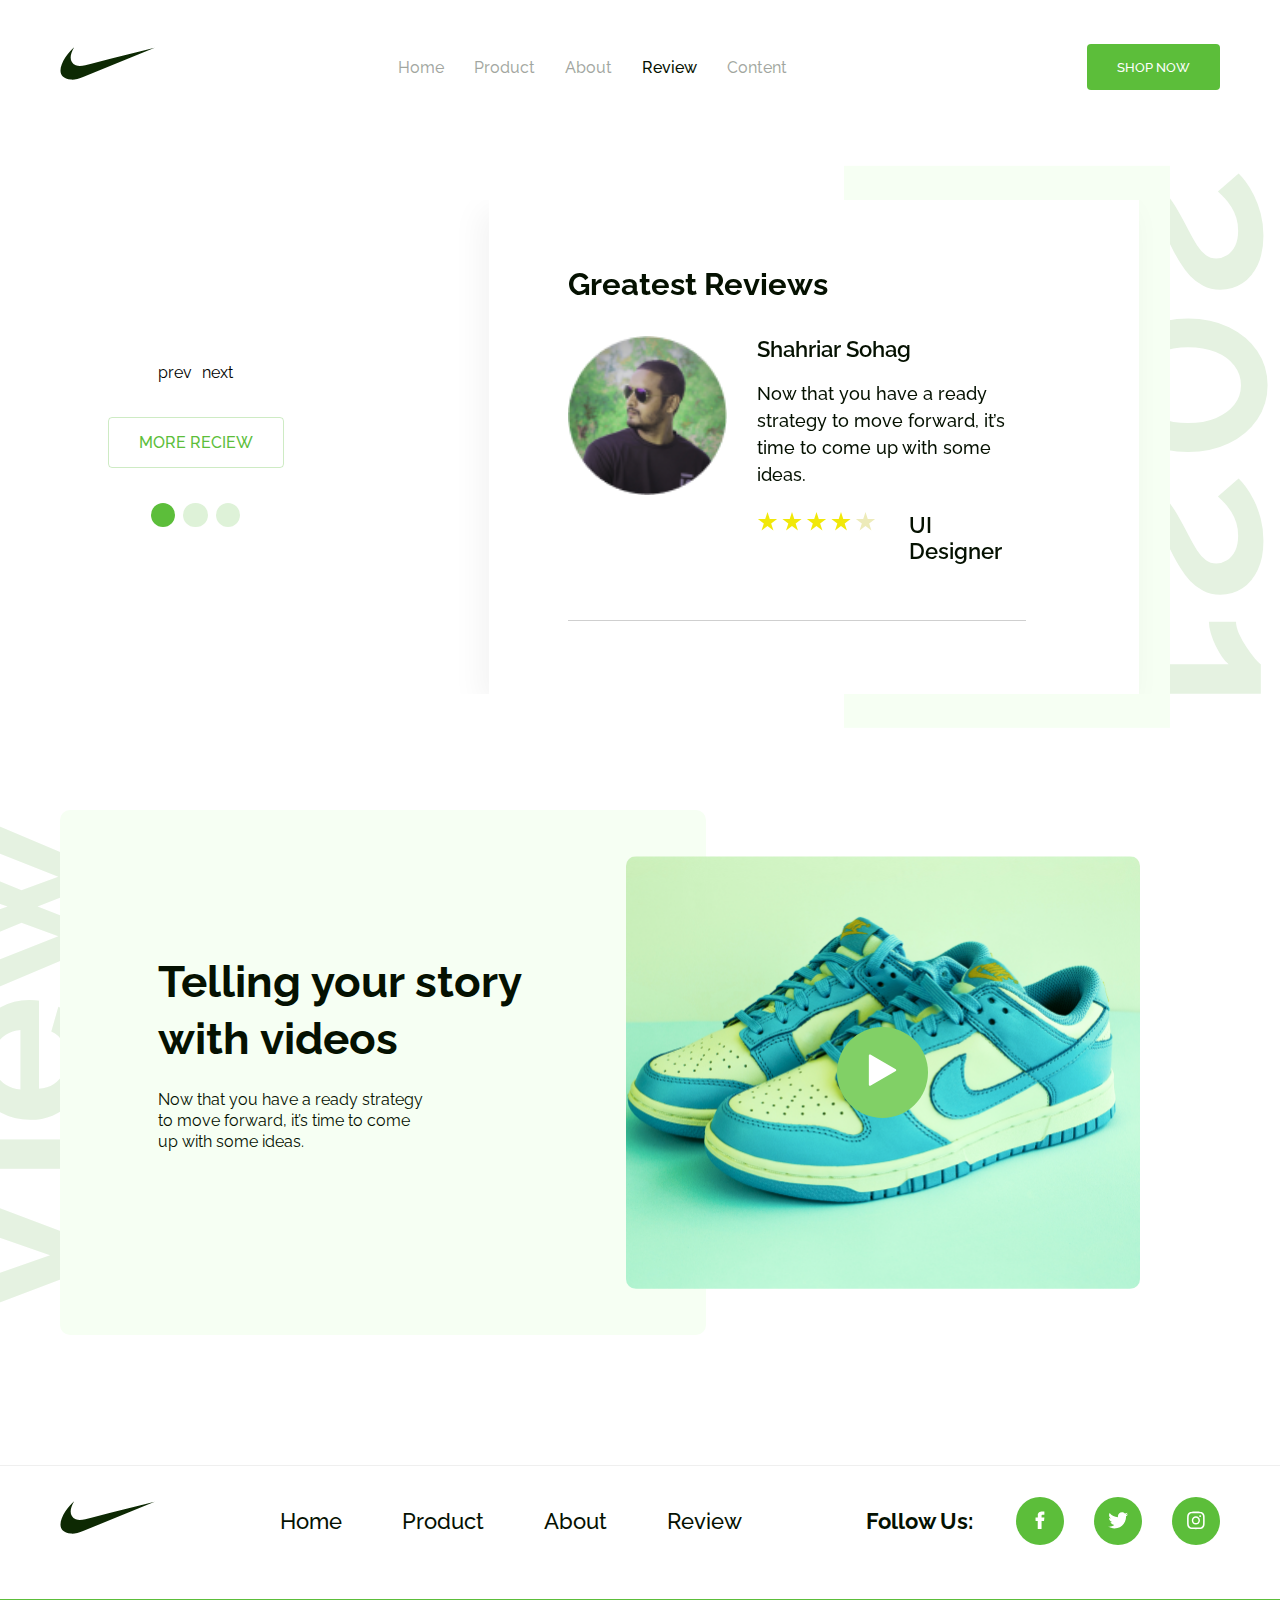
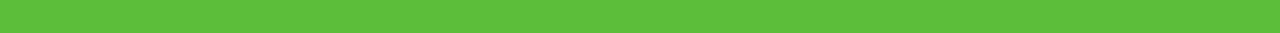
<file: src/pages/review/index.html>
<!doctype html>
<html lang="en">
<head>
  <meta charset="UTF-8">
  <link rel="icon" href="../../assets/logo.svg"/>
  <meta name="viewport" content="width=device-width, initial-scale=1"/>
  <meta http-equiv="X-UA-Compatible" content="IE=edge" />
  <meta name="author" content="Akdil">
  <meta name="robots" content="index, follow">
  <meta name="theme-color" content="#fff, #5CBE3A"/>
  <link rel="apple-touch-icon" href="../../assets/logo.svg"/>
  <!--    <link rel="manifest" href="/manifest.json"/>-->
  <meta name="description" content="Store Shoes in Bishkek">
  <meta name="keywords" content="Shoes, Nike in Bishkek, Sneakers, Store Shoes">
  <meta property="og:url" content="https://nike.kg/">
  <meta property="og:type" content="store">
  <meta property="og:title" content="Nike">
  <meta property="og:description" content="Store Shoes in Bishkek">
  <meta property="og:image" content="https://nike.kg/logo.svg">
  <meta name="twitter:card" content="summary_large_image">
  <meta property="twitter:domain" content="nike.kg">
  <meta property="twitter:url" content="https://nike.kg/">
  <meta name="twitter:title" content="Nike">
  <meta name="twitter:description" content="Store Shoes in Bishkek">
  <meta name="twitter:image" content="https://nike.kg/logo.svg">
  <title>Nike</title>
  <link
          rel="stylesheet"
          href="https://cdn.jsdelivr.net/npm/swiper@10/swiper-bundle.min.css"
  />
  <link rel="stylesheet" href="../../styles/style.css">
</head>
<body>

<header class="header">
  <div class="container">
    <nav class="header__nav">
      <h1 class="header__title">
        <img src="../../assets/logo.svg" alt="Nike">
      </h1>

      <div class="header__burger-menu">
        <div class="header__links">
          <a href="../../../index.html" class="header__link">Home</a>
          <a href="../product/index.html" class="header__link">Product</a>
          <a href="../about/index.html" class="header__link">About</a>
          <a href="#" class="header__link active">Review</a>
          <a href="#" class="header__link">Content</a>
        </div>

        <button class="header__btn button">Shop now</button>
      </div>

      <div class="header__burger">
        <span></span>
      </div>
    </nav>
  </div>
</header>

<main>
  <section style="padding-top: 200px" class="greatest">
    <div class="container">
      <div class="greatest__row">
        <div class="greatest__pagination">
          <div class="greatest__pagination-btns">
            <div class="greatest__pagination-prev">
              prev
            </div>
            <div class="greatest__pagination-next">
              next
            </div>
          </div>
          <div class="button begin__btn">
            More Reciew
          </div>
          <div class="greatest__pagination-doted"></div>
        </div>
        <div class="greatest__block">
          <div class="swiper mySwiper3">
            <div class="swiper-wrapper">
              <div class="swiper-slide">
                <div class="greatest__info">
                  <h2 class="greatest__title">
                    Greatest Reviews
                  </h2>
                  <div class="greatest__user">
                    <img src="../../assets/user.png" alt="" class="greatest__user-img">
                    <div class="greatest__user-block">
                      <h3 class="greatest__user-name">
                        Shahriar Sohag
                      </h3>
                      <p class="greatest__user-desc">
                        Now that you have a ready strategy to move forward, it’s time to come up
                        with some ideas.
                      </p>
                      <p class="greatest__user-exp">
                                    <span>
                                        <svg width="119" height="21" viewBox="0 0 119 21" fill="none"
                                             xmlns="http://www.w3.org/2000/svg">
<path d="M10.4937 0.103516L12.7626 7.08657L20.105 7.08657L14.1649 11.4023L16.4338 18.3854L10.4937 14.0696L4.55353 18.3854L6.82246 11.4023L0.882317 7.08657L8.22474 7.08657L10.4937 0.103516Z"
      fill="#F1E809"/>
<path d="M34.9951 0.103516L37.2641 7.08657L44.6065 7.08657L38.6663 11.4023L40.9353 18.3854L34.9951 14.0696L29.055 18.3854L31.3239 11.4023L25.3838 7.08657L32.7262 7.08657L34.9951 0.103516Z"
      fill="#F1E809"/>
<path d="M59.4961 0.103516L61.765 7.08657L69.1075 7.08657L63.1673 11.4023L65.4363 18.3854L59.4961 14.0696L53.556 18.3854L55.8249 11.4023L49.8848 7.08657L57.2272 7.08657L59.4961 0.103516Z"
      fill="#F1E809"/>
<path d="M83.9976 0.103516L86.2665 7.08657L93.6089 7.08657L87.6688 11.4023L89.9377 18.3854L83.9976 14.0696L78.0574 18.3854L80.3264 11.4023L74.3862 7.08657L81.7286 7.08657L83.9976 0.103516Z"
      fill="#F1E809"/>
<path d="M108.499 0.103516L110.768 7.08657L118.11 7.08657L112.17 11.4023L114.439 18.3854L108.499 14.0696L102.559 18.3854L104.828 11.4023L98.8877 7.08657L106.23 7.08657L108.499 0.103516Z"
      fill="#EDEBB9"/>
</svg>
</span>
                        UI Designer
                      </p>
                    </div>
                  </div>
                </div>
              </div>
              <div class="swiper-slide">
                <div class="greatest__info">
                  <h2 class="greatest__title">
                    Greatest Reviews
                  </h2>
                  <div class="greatest__user">
                    <img src="../../assets/user.png" alt="" class="greatest__user-img">
                    <div class="greatest__user-block">
                      <h3 class="greatest__user-name">
                        Shahriar Sohag
                      </h3>
                      <p class="greatest__user-desc">
                        Now that you have a ready strategy to move forward, it’s time to come up
                        with some ideas.
                      </p>
                      <p class="greatest__user-exp">
                                    <span>
                                        <svg width="119" height="21" viewBox="0 0 119 21" fill="none"
                                             xmlns="http://www.w3.org/2000/svg">
<path d="M10.4937 0.103516L12.7626 7.08657L20.105 7.08657L14.1649 11.4023L16.4338 18.3854L10.4937 14.0696L4.55353 18.3854L6.82246 11.4023L0.882317 7.08657L8.22474 7.08657L10.4937 0.103516Z"
      fill="#F1E809"/>
<path d="M34.9951 0.103516L37.2641 7.08657L44.6065 7.08657L38.6663 11.4023L40.9353 18.3854L34.9951 14.0696L29.055 18.3854L31.3239 11.4023L25.3838 7.08657L32.7262 7.08657L34.9951 0.103516Z"
      fill="#F1E809"/>
<path d="M59.4961 0.103516L61.765 7.08657L69.1075 7.08657L63.1673 11.4023L65.4363 18.3854L59.4961 14.0696L53.556 18.3854L55.8249 11.4023L49.8848 7.08657L57.2272 7.08657L59.4961 0.103516Z"
      fill="#F1E809"/>
<path d="M83.9976 0.103516L86.2665 7.08657L93.6089 7.08657L87.6688 11.4023L89.9377 18.3854L83.9976 14.0696L78.0574 18.3854L80.3264 11.4023L74.3862 7.08657L81.7286 7.08657L83.9976 0.103516Z"
      fill="#F1E809"/>
<path d="M108.499 0.103516L110.768 7.08657L118.11 7.08657L112.17 11.4023L114.439 18.3854L108.499 14.0696L102.559 18.3854L104.828 11.4023L98.8877 7.08657L106.23 7.08657L108.499 0.103516Z"
      fill="#EDEBB9"/>
</svg>
</span>
                        UI Designer
                      </p>
                    </div>
                  </div>
                </div>
              </div>
              <div class="swiper-slide">
                <div class="greatest__info">
                  <h2 class="greatest__title">
                    Greatest Reviews
                  </h2>
                  <div class="greatest__user">
                    <img src="../../assets/user.png" alt="" class="greatest__user-img">
                    <div class="greatest__user-block">
                      <h3 class="greatest__user-name">
                        Shahriar Sohag
                      </h3>
                      <p class="greatest__user-desc">
                        Now that you have a ready strategy to move forward, it’s time to come up
                        with some ideas.
                      </p>
                      <p class="greatest__user-exp">
                                    <span>
                                        <svg width="119" height="21" viewBox="0 0 119 21" fill="none"
                                             xmlns="http://www.w3.org/2000/svg">
<path d="M10.4937 0.103516L12.7626 7.08657L20.105 7.08657L14.1649 11.4023L16.4338 18.3854L10.4937 14.0696L4.55353 18.3854L6.82246 11.4023L0.882317 7.08657L8.22474 7.08657L10.4937 0.103516Z"
      fill="#F1E809"/>
<path d="M34.9951 0.103516L37.2641 7.08657L44.6065 7.08657L38.6663 11.4023L40.9353 18.3854L34.9951 14.0696L29.055 18.3854L31.3239 11.4023L25.3838 7.08657L32.7262 7.08657L34.9951 0.103516Z"
      fill="#F1E809"/>
<path d="M59.4961 0.103516L61.765 7.08657L69.1075 7.08657L63.1673 11.4023L65.4363 18.3854L59.4961 14.0696L53.556 18.3854L55.8249 11.4023L49.8848 7.08657L57.2272 7.08657L59.4961 0.103516Z"
      fill="#F1E809"/>
<path d="M83.9976 0.103516L86.2665 7.08657L93.6089 7.08657L87.6688 11.4023L89.9377 18.3854L83.9976 14.0696L78.0574 18.3854L80.3264 11.4023L74.3862 7.08657L81.7286 7.08657L83.9976 0.103516Z"
      fill="#F1E809"/>
<path d="M108.499 0.103516L110.768 7.08657L118.11 7.08657L112.17 11.4023L114.439 18.3854L108.499 14.0696L102.559 18.3854L104.828 11.4023L98.8877 7.08657L106.23 7.08657L108.499 0.103516Z"
      fill="#EDEBB9"/>
</svg>
</span>
                        UI Designer
                      </p>
                    </div>
                  </div>
                </div>
              </div>
            </div>
          </div>
        </div>
      </div>
    </div>
  </section>

  <section class="view">
    <div class="container">
      <div class="view__content">

        <div class="view__left">
          <h2 class="view__title">
            Telling your story with videos
          </h2>
          <p class="view__text">
            Now that you have a ready strategy <br>
            to move forward, it’s time to come <br>
            up with some ideas.
          </p>
        </div>

        <div class="view__right">
          <div class="view__play">
            <a href="" >
              <svg width="29" height="32" viewBox="0 0 29 32" fill="none" xmlns="http://www.w3.org/2000/svg">
                <path d="M27.7939 15.2502C28.4606 15.6351 28.4606 16.5973 27.7939 16.9822L2.35185 31.6712C1.68518 32.0561 0.851847 31.575 0.851847 30.8052L0.851848 1.42718C0.851848 0.65738 1.68518 0.176255 2.35185 0.561156L27.7939 15.2502Z" fill="white"/>
              </svg>
            </a>
          </div>
        </div>

      </div>
    </div>
  </section>
</main>

<footer class="footer">
  <div class="container">
    <nav class="footer__nav">
      <h2 class="footer__title">
        <img src="../../assets/logo.svg" alt="logo">
      </h2>

      <div class="footer__menu">
        <a href="" class="footer__link">
          Home
        </a>
        <a href="" class="footer__link">
          Product
        </a>
        <a href="" class="footer__link">
          About
        </a>
        <a href="" class="footer__link">
          Review
        </a>
      </div>

      <div class="footer__media">
        <p class="footer__media-title">
          Follow Us:
        </p>
        <div class="footer__media-icons">
          <a href="" class="footer__media-icon">
            <svg width="10" height="19" viewBox="0 0 10 19" fill="none" xmlns="http://www.w3.org/2000/svg">
              <path d="M0.809858 9.88221H2.7332V17.8003C2.7332 17.9566 2.85987 18.0833 3.01621 18.0833H6.2773C6.43363 18.0833 6.56031 17.9566 6.56031 17.8003V9.9195H8.77135C8.91512 9.9195 9.03607 9.81162 9.05249 9.66882L9.3883 6.75378C9.39752 6.67357 9.37211 6.59326 9.31845 6.53309C9.26474 6.47287 9.18788 6.4384 9.10722 6.4384H6.56042V4.61111C6.56042 4.06027 6.85701 3.78095 7.44203 3.78095C7.5254 3.78095 9.10722 3.78095 9.10722 3.78095C9.26355 3.78095 9.39022 3.65422 9.39022 3.49794V0.822206C9.39022 0.665876 9.26355 0.539204 9.10722 0.539204H6.81235C6.79616 0.538411 6.76022 0.537109 6.70724 0.537109C6.30906 0.537109 4.925 0.615275 3.83171 1.62107C2.62034 2.73565 2.78873 4.07017 2.82897 4.30156V6.43834H0.809858C0.653528 6.43834 0.526855 6.56501 0.526855 6.72135V9.59914C0.526855 9.75548 0.653528 9.88221 0.809858 9.88221Z" fill="white"/>
            </svg>

          </a>
          <a href="" class="footer__media-icon">
            <svg width="21" height="17" viewBox="0 0 21 17" fill="none" xmlns="http://www.w3.org/2000/svg">
              <path d="M20.0716 2.23081C19.3345 2.55415 18.549 2.76847 17.7302 2.87253C18.5726 2.36956 19.2155 1.57917 19.5178 0.626498C18.7324 1.09478 17.8652 1.42556 16.941 1.61014C16.1952 0.816042 15.1323 0.324219 13.9727 0.324219C11.723 0.324219 9.91179 2.15028 9.91179 4.38888C9.91179 4.71098 9.93904 5.0207 10.0059 5.31554C6.6276 5.15078 3.63825 3.5316 1.63008 1.06505C1.27948 1.67333 1.07383 2.36956 1.07383 3.11906C1.07383 4.5264 1.79856 5.77392 2.87884 6.49617C2.22596 6.48378 1.58548 6.29423 1.04286 5.99567C1.04286 6.00806 1.04286 6.02416 1.04286 6.04027C1.04286 8.015 2.45144 9.65523 4.29856 10.0331C3.96779 10.1235 3.60728 10.1669 3.23315 10.1669C2.97299 10.1669 2.71035 10.152 2.46382 10.0975C2.99033 11.7068 4.48439 12.8899 6.2609 12.9283C4.87834 14.0098 3.12289 14.6614 1.2225 14.6614C0.889246 14.6614 0.569623 14.6466 0.25 14.6057C2.05005 15.7665 4.18335 16.4293 6.48389 16.4293C13.9616 16.4293 18.0498 10.235 18.0498 4.86584C18.0498 4.68621 18.0436 4.51277 18.0349 4.34057C18.8414 3.76822 19.5191 3.0534 20.0716 2.23081Z" fill="white"/>
            </svg>


          </a>
          <a href="" class="footer__media-icon">
            <svg width="18" height="19" viewBox="0 0 18 19" fill="none" xmlns="http://www.w3.org/2000/svg">
              <path d="M17.6182 5.75306C17.577 4.81817 17.4258 4.17544 17.2092 3.61851C16.9858 3.02734 16.6421 2.49806 16.1917 2.05807C15.7518 1.61124 15.219 1.26403 14.6347 1.0441C14.0745 0.82753 13.4351 0.676347 12.5003 0.635127C11.5584 0.590417 11.2594 0.580078 8.87052 0.580078C6.48166 0.580078 6.18265 0.590417 5.24427 0.631636C4.30938 0.672856 3.66665 0.824173 3.10985 1.04061C2.51855 1.26403 1.98927 1.60775 1.54928 2.05807C1.10245 2.49806 0.755372 3.03083 0.535311 3.61515C0.318741 4.17544 0.167557 4.81468 0.126338 5.74957C0.0816275 6.69144 0.0712891 6.99045 0.0712891 9.37931C0.0712891 11.7682 0.0816275 12.0672 0.122847 13.0056C0.164067 13.9404 0.315384 14.5832 0.531954 15.1401C0.755372 15.7313 1.10245 16.2606 1.54928 16.7005C1.98927 17.1474 2.52204 17.4946 3.10636 17.7145C3.66665 17.9311 4.30589 18.0823 5.24092 18.1235C6.17916 18.1648 6.47831 18.175 8.86716 18.175C11.256 18.175 11.555 18.1648 12.4934 18.1235C13.4283 18.0823 14.071 17.9311 14.6278 17.7145C15.8103 17.2573 16.7452 16.3224 17.2024 15.1401C17.4188 14.5798 17.5701 13.9404 17.6113 13.0056C17.6526 12.0672 17.6629 11.7682 17.6629 9.37931C17.6629 6.99045 17.6594 6.69144 17.6182 5.75306ZM16.0337 12.9368C15.9959 13.7961 15.8515 14.2601 15.7312 14.5695C15.4356 15.336 14.8272 15.9444 14.0607 16.24C13.7513 16.3603 13.284 16.5046 12.428 16.5424C11.5 16.5837 11.2216 16.5939 8.87401 16.5939C6.52637 16.5939 6.24455 16.5837 5.31986 16.5424C4.46056 16.5046 3.99654 16.3603 3.68719 16.24C3.30575 16.099 2.95854 15.8756 2.67671 15.5834C2.38455 15.2981 2.16113 14.9544 2.02015 14.573C1.89985 14.2636 1.75552 13.7961 1.71779 12.9403C1.67643 12.0123 1.66623 11.7338 1.66623 9.38615C1.66623 7.03852 1.67643 6.7567 1.71779 5.83214C1.75552 4.97284 1.89985 4.50882 2.02015 4.19947C2.16113 3.81789 2.38455 3.47082 2.6802 3.18886C2.96538 2.8967 3.3091 2.67328 3.69069 2.53243C4.00003 2.41213 4.46755 2.2678 5.32335 2.22993C6.2514 2.18871 6.52987 2.17838 8.87736 2.17838C11.2285 2.17838 11.5068 2.18871 12.4315 2.22993C13.2908 2.2678 13.7548 2.41213 14.0642 2.53243C14.4456 2.67328 14.7928 2.8967 15.0747 3.18886C15.3668 3.47417 15.5902 3.81789 15.7312 4.19947C15.8515 4.50882 15.9959 4.9762 16.0337 5.83214C16.0749 6.76019 16.0853 7.03852 16.0853 9.38615C16.0853 11.7338 16.0749 12.0088 16.0337 12.9368Z" fill="white"/>
              <path d="M8.87032 5.26953C6.60261 5.26953 4.7627 7.10932 4.7627 9.37715C4.7627 11.645 6.60261 13.4848 8.87032 13.4848C11.1382 13.4848 12.9779 11.645 12.9779 9.37715C12.9779 7.10932 11.1382 5.26953 8.87032 5.26953ZM8.87032 12.0417C7.39914 12.0417 6.20581 10.8485 6.20581 9.37715C6.20581 7.90586 7.39914 6.71264 8.87032 6.71264C10.3416 6.71264 11.5348 7.90586 11.5348 9.37715C11.5348 10.8485 10.3416 12.0417 8.87032 12.0417Z" fill="white"/>
              <path d="M14.0992 5.10738C14.0992 5.63694 13.6698 6.06632 13.1401 6.06632C12.6105 6.06632 12.1812 5.63694 12.1812 5.10738C12.1812 4.5777 12.6105 4.14844 13.1401 4.14844C13.6698 4.14844 14.0992 4.5777 14.0992 5.10738Z" fill="white"/>
            </svg>


          </a>
        </div>
      </div>
    </nav>
  </div>
  <div class="footer__line"></div>
</footer>


<script src="https://cdn.jsdelivr.net/npm/swiper@10/swiper-bundle.min.js"></script>
<script src="../../js/index.js"></script>
</body>
</html>
</file>
<file: src/styles/style.css>
@import url("https://fonts.googleapis.com/css2?family=Raleway:wght@400;500;600;700;800;900&display=swap");
* {
  margin: 0;
  padding: 0;
  -webkit-box-sizing: border-box;
          box-sizing: border-box;
  text-decoration: none;
  list-style-type: none;
  -webkit-transition: 0.5s;
  transition: 0.5s;
  font-family: "Raleway", sans-serif;
}

body {
  scroll-behavior: smooth;
}

.up-page {
  position: fixed;
  bottom: 150px;
  right: 40px;
}
.up-page img {
  width: 40px;
  height: 40px;
}

.container {
  max-width: 1200px;
  width: 100%;
  margin: 0 auto;
  padding: 0 20px;
}

.button {
  padding: 15px 30px;
  background: #5CBE3A;
  border-radius: 4px;
  border: none;
  color: #fff;
  text-transform: uppercase;
  font-weight: 500;
  cursor: pointer;
}

.overlay {
  width: 100%;
  height: 100%;
  position: fixed;
  top: 0;
  left: 0;
  display: none;
  -webkit-box-pack: center;
      -ms-flex-pack: center;
          justify-content: center;
  -webkit-box-align: center;
      -ms-flex-align: center;
          align-items: center;
  z-index: 99;
  background: rgba(92, 190, 58, 0.3764705882);
}

.form {
  width: 450px;
  background: #fff;
  border-radius: 20px;
  padding: 40px 50px;
  display: -webkit-box;
  display: -ms-flexbox;
  display: flex;
  -webkit-box-orient: vertical;
  -webkit-box-direction: normal;
      -ms-flex-direction: column;
          flex-direction: column;
  row-gap: 15px;
  position: relative;
}
.form input {
  width: 100%;
  height: 40px;
  border-radius: 10px;
  padding-left: 15px;
}
.form .close {
  position: absolute;
  top: 15px;
  right: 20px;
  font-size: 20px;
  cursor: pointer;
}

.map {
  padding-bottom: 100px;
}

.header {
  position: absolute;
  width: 100%;
  top: 44px;
  z-index: 99;
}
.header__burger-menu {
  display: -webkit-box;
  display: -ms-flexbox;
  display: flex;
  -webkit-column-gap: 300px;
     -moz-column-gap: 300px;
          column-gap: 300px;
  -webkit-box-align: center;
      -ms-flex-align: center;
          align-items: center;
}
.header__nav {
  display: -webkit-box;
  display: -ms-flexbox;
  display: flex;
  -webkit-box-align: center;
      -ms-flex-align: center;
          align-items: center;
  -webkit-box-pack: justify;
      -ms-flex-pack: justify;
          justify-content: space-between;
}
.header__links {
  display: -webkit-box;
  display: -ms-flexbox;
  display: flex;
  -webkit-column-gap: 30px;
     -moz-column-gap: 30px;
          column-gap: 30px;
}
.header__link {
  color: rgba(5, 17, 1, 0.3764705882);
  font-weight: 500;
}
.header__link.active {
  color: #051101;
}
.header__burger {
  width: 50px;
  height: 40px;
  display: none;
  -webkit-box-pack: center;
      -ms-flex-pack: center;
          justify-content: center;
  -webkit-box-align: center;
      -ms-flex-align: center;
          align-items: center;
}
.header__burger span {
  width: 100%;
  height: 3px;
  background: #000;
  position: relative;
}
.header__burger span::before {
  content: "";
  width: 100%;
  height: 3px;
  background: #000;
  position: absolute;
  top: -10px;
}
.header__burger span::after {
  content: "";
  width: 100%;
  height: 3px;
  background: #000;
  position: absolute;
  top: 10px;
}

@media (max-width: 992px) {
  .header__burger-menu {
    position: absolute;
    top: -100%;
    left: 0;
    -webkit-transform: translateY(-110%);
            transform: translateY(-110%);
    -webkit-transition: 1s;
    transition: 1s;
    background: #fff;
    padding: 40px;
    width: 100%;
    -webkit-column-gap: 40px;
       -moz-column-gap: 40px;
            column-gap: 40px;
    -webkit-box-pack: center;
        -ms-flex-pack: center;
            justify-content: center;
    border-radius: 0 0 30px 30px;
  }
  .header__burger-menu.active {
    top: -30%;
    -webkit-transform: translateY(-30%);
            transform: translateY(-30%);
  }
  .header__burger {
    display: -webkit-box;
    display: -ms-flexbox;
    display: flex;
  }
  .header__burger.active span {
    height: 0;
  }
  .header__burger.active span::before {
    -webkit-transform: rotate(-45deg);
            transform: rotate(-45deg);
    top: 0;
    width: 80%;
  }
  .header__burger.active span::after {
    -webkit-transform: rotate(45deg);
            transform: rotate(45deg);
    top: 0;
    width: 80%;
  }
}
@media (max-width: 676px) {
  .header__burger-menu {
    -webkit-box-orient: vertical;
    -webkit-box-direction: normal;
        -ms-flex-direction: column;
            flex-direction: column;
    row-gap: 20px;
  }
}
.begin {
  padding: 205px 0 77px;
  background: #EBFFE4;
  position: relative;
}
.begin__swiper {
  width: 60%;
}
.begin__swiper .swiper {
  width: 100%;
  height: 100%;
}
.begin__swiper .swiper-slide {
  text-align: center;
  font-size: 18px;
  background: #fff;
  display: -webkit-box;
  display: -ms-flexbox;
  display: flex;
  -webkit-box-pack: center;
      -ms-flex-pack: center;
          justify-content: center;
  -webkit-box-align: center;
      -ms-flex-align: center;
          align-items: center;
}
.begin__swiper .swiper-slide img {
  display: block;
  width: 100%;
  height: 100%;
  -o-object-fit: cover;
     object-fit: cover;
}
.begin__swiper .swiper {
  width: 100%;
  height: 300px;
  margin-left: auto;
  margin-right: auto;
}
.begin__swiper .swiper-slide {
  background-size: cover;
  background-position: center;
}
.begin__swiper .mySwiper2 {
  height: 80%;
  width: 100%;
}
.begin__swiper .mySwiper {
  height: 20%;
  -webkit-box-sizing: border-box;
          box-sizing: border-box;
  padding: 10px 0;
}
.begin__swiper .mySwiper .swiper-slide {
  width: 115.206px !important;
  height: 115.206px !important;
  border-radius: 50% !important;
  border: 1px solid #bee761 !important;
}
.begin__swiper .mySwiper .swiper-slide-thumb-active {
  background: #b6e247;
}
.begin__swiper .mySwiper .swiper-slide img {
  display: block;
  width: 100%;
  height: 100%;
  -o-object-fit: contain;
     object-fit: contain;
}
.begin__el {
  position: absolute;
  top: 0;
  right: 0;
}
.begin__content {
  display: -webkit-box;
  display: -ms-flexbox;
  display: flex;
  -webkit-column-gap: 50px;
     -moz-column-gap: 50px;
          column-gap: 50px;
}
.begin__info {
  width: 40%;
}
.begin__suptitle {
  color: #5CBE3A;
  font-size: 22px;
  font-weight: 600;
  text-transform: uppercase;
  display: -webkit-box;
  display: -ms-flexbox;
  display: flex;
  -webkit-column-gap: 15px;
     -moz-column-gap: 15px;
          column-gap: 15px;
}
.begin__title {
  color: #051101;
  font-size: 61px;
  font-weight: 700;
  margin: 15px 0 26px;
}
.begin__text {
  color: #051101;
  font-weight: 400;
  line-height: 150%;
  margin-bottom: 14px;
}
.begin__text span {
  color: #5CBE3A;
  font-weight: 700;
}
.begin__price {
  color: #5CBE3A;
  font-size: 31px;
  font-weight: 700;
  display: -webkit-box;
  display: -ms-flexbox;
  display: flex;
  -webkit-box-align: center;
      -ms-flex-align: center;
          align-items: center;
  -webkit-column-gap: 30px;
     -moz-column-gap: 30px;
          column-gap: 30px;
}
.begin__price-old {
  color: #87D16D;
  font-size: 22px;
  font-weight: 700;
  text-decoration: line-through;
}
.begin__btns {
  display: -webkit-box;
  display: -ms-flexbox;
  display: flex;
  -webkit-column-gap: 30px;
     -moz-column-gap: 30px;
          column-gap: 30px;
  margin: 37px 0 84px;
}
.begin__btn {
  border: 1px solid rgba(92, 190, 58, 0.3);
  background: transparent;
  color: #5CBE3A;
}
.begin__reviews {
  display: -webkit-box;
  display: -ms-flexbox;
  display: flex;
  -webkit-column-gap: 68px;
     -moz-column-gap: 68px;
          column-gap: 68px;
}
.begin__review {
  color: #5CBE3A;
  font-size: 85px;
  font-weight: 700;
  display: -webkit-box;
  display: -ms-flexbox;
  display: flex;
  -webkit-box-orient: vertical;
  -webkit-box-direction: normal;
      -ms-flex-direction: column;
          flex-direction: column;
}
.begin__review span {
  color: #051101;
  text-align: center;
  font-size: 16px;
  font-weight: 500;
}

@media (max-width: 1024px) {
  .begin__info {
    width: 50%;
  }
  .begin__swiper {
    width: 50%;
  }
  .begin__swiper .mySwiper {
    display: none;
  }
  .begin__swiper .mySwiper2 .swiper-slide img {
    -o-object-fit: contain;
       object-fit: contain;
  }
  .begin__el {
    width: 60%;
  }
}
@media (max-width: 992px) {
  .begin__btns {
    margin: 37px 0;
  }
}
@media (max-width: 886px) {
  .begin {
    padding: 170px 0 77px;
  }
  .begin__el {
    display: none;
  }
  .begin__swiper {
    width: 40%;
  }
  .begin__info {
    width: 60%;
  }
}
@media (max-width: 768px) {
  .begin__swiper {
    display: none;
  }
  .begin__info {
    width: 100%;
    text-align: center;
  }
  .begin__btns, .begin__reviews, .begin__price, .begin__suptitle {
    -webkit-box-pack: center;
        -ms-flex-pack: center;
            justify-content: center;
  }
}
@media (max-width: 425px) {
  .begin__suptitle {
    font-size: 19px;
  }
  .begin__title {
    font-size: 58px;
  }
}
@media (max-width: 375px) {
  .begin__suptitle {
    font-size: 16px;
  }
  .begin__title {
    font-size: 48px;
  }
}
.latest {
  padding: 118px 0 136px;
}
.latest__title {
  text-align: center;
  font-size: 44px;
  font-weight: 700;
}
.latest__text {
  color: #051101;
  text-align: center;
  font-weight: 400;
  line-height: 150%;
  margin: 25px 0 99px;
}
.latest__row {
  display: -webkit-box;
  display: -ms-flexbox;
  display: flex;
  -webkit-column-gap: 30px;
     -moz-column-gap: 30px;
          column-gap: 30px;
}
.latest__card {
  width: calc(33.33333% - 20px);
  text-align: center;
}
.latest__card-block {
  position: relative;
}
.latest__card-block::before {
  content: "";
  background: url("../assets/latest-block.png");
  width: 100%;
  height: 400px;
  position: absolute;
  left: 0;
  bottom: -40px;
}
.latest__card-title {
  font-size: 22px;
  font-weight: 500;
  text-transform: uppercase;
  margin: 35px 0 10px;
}
.latest__card-prices {
  font-size: 24px;
  font-weight: 700;
  margin: 10px 0 20px;
}
.latest__card-img {
  width: 295px;
  height: 150px;
}

@media (max-width: 1024px) {
  .latest__card-block::before {
    left: -50%;
    -webkit-transform: translateX(40%);
            transform: translateX(40%);
  }
}
@media (max-width: 992px) {
  .latest__card-block::before {
    display: none;
  }
}
@media (max-width: 886px) {
  .latest__card-img {
    width: 100%;
  }
}
@media (max-width: 768px) {
  .latest__row {
    -ms-flex-wrap: wrap;
        flex-wrap: wrap;
    -webkit-box-pack: center;
        -ms-flex-pack: center;
            justify-content: center;
    row-gap: 30px;
  }
  .latest__card {
    width: calc(50% - 15px);
  }
  .latest__card-img {
    width: 229px;
  }
}
@media (max-width: 500px) {
  .latest__text {
    font-size: 15px;
  }
  .latest__card {
    width: 100%;
  }
  .latest__card-img {
    width: 70%;
  }
}
.view {
  padding-bottom: 130px;
}
.view__content {
  display: -webkit-box;
  display: -ms-flexbox;
  display: flex;
  -webkit-box-align: center;
      -ms-flex-align: center;
          align-items: center;
}
.view__left {
  width: 60%;
  border-radius: 10px;
  background: #F6FFF3;
  padding: 143px 158px 182px 98px;
  position: relative;
}
.view__left::before {
  content: "view";
  color: #E5F2E1;
  font-size: 218.216px;
  font-weight: 700;
  text-transform: capitalize;
  position: absolute;
  top: 50%;
  left: -50%;
  -webkit-transform: translate(3%, -50%) rotate(-90deg);
          transform: translate(3%, -50%) rotate(-90deg);
  z-index: -1;
}
.view__title {
  color: #051101;
  font-size: 44px;
  font-weight: 700;
  line-height: 130%;
}
.view__text {
  color: #051101;
  line-height: 130%;
  font-weight: 400;
  margin-top: 23px;
}
.view__right {
  width: 50%;
  height: 433px;
  border-radius: 10px;
  background: url("../assets/view.png") center/cover;
  position: relative;
  left: -80px;
  display: -webkit-box;
  display: -ms-flexbox;
  display: flex;
  -webkit-box-align: center;
      -ms-flex-align: center;
          align-items: center;
  -webkit-box-pack: center;
      -ms-flex-pack: center;
          justify-content: center;
}
.view__play {
  width: 91px;
  height: 91px;
  background: #81d066;
  border-radius: 50%;
  display: -webkit-box;
  display: -ms-flexbox;
  display: flex;
  -webkit-box-pack: center;
      -ms-flex-pack: center;
          justify-content: center;
  -webkit-box-align: center;
      -ms-flex-align: center;
          align-items: center;
}

@media (max-width: 1024px) {
  .view__left {
    position: relative;
    padding: 100px 72px 100px 98px;
  }
  .view__left::before {
    top: 0;
    -webkit-transform: translate(60%, -70%) rotate(0);
            transform: translate(60%, -70%) rotate(0);
  }
  .view__right {
    position: static;
    width: 40%;
    height: 300px;
  }
  .view__content {
    -webkit-column-gap: 20px;
       -moz-column-gap: 20px;
            column-gap: 20px;
  }
}
@media (max-width: 886px) {
  .view__left::before {
    -webkit-transform: translate(50%, -70%) rotate(0);
            transform: translate(50%, -70%) rotate(0);
  }
  .view__title {
    font-size: 39px;
  }
  .view__right {
    height: 260px;
  }
}
@media (max-width: 768px) {
  .view__content {
    -webkit-box-orient: vertical;
    -webkit-box-direction: normal;
        -ms-flex-direction: column;
            flex-direction: column;
    row-gap: 30px;
  }
  .view__left {
    width: 100%;
  }
  .view__left::before {
    -webkit-transform: translate(110%, -70%) rotate(0);
            transform: translate(110%, -70%) rotate(0);
    font-size: 190px;
  }
  .view__right {
    width: 70%;
    height: 350px;
  }
}
.best {
  padding-bottom: 145px;
}
.best__row {
  display: -webkit-box;
  display: -ms-flexbox;
  display: flex;
  -webkit-column-gap: 120px;
     -moz-column-gap: 120px;
          column-gap: 120px;
  -webkit-box-align: center;
      -ms-flex-align: center;
          align-items: center;
}
.best__left {
  width: 55%;
  height: 568.779px;
  background: url("../assets/best.png") center/cover;
  border-radius: 10px;
  position: relative;
  left: -100px;
}
.best__left::before {
  content: "";
  width: 100%;
  height: 100%;
  border-radius: 10px;
  border: 20px solid #E5F2E1;
  position: absolute;
  top: -60px;
  left: -50px;
  z-index: -1;
}
.best__right {
  width: 45%;
  position: relative;
}
.best__right::before {
  content: url("../assets/best-icon.svg");
  position: absolute;
  z-index: -1;
  left: -200px;
}
.best__title {
  color: #051101;
  font-size: 44px;
  font-weight: 700;
  line-height: 130%; /* 57.2px */
}
.best__list {
  display: -webkit-box;
  display: -ms-flexbox;
  display: flex;
  -webkit-box-orient: vertical;
  -webkit-box-direction: normal;
      -ms-flex-direction: column;
          flex-direction: column;
  row-gap: 25px;
  margin-top: 25px;
}
.best__item {
  display: -webkit-box;
  display: -ms-flexbox;
  display: flex;
  -webkit-column-gap: 15px;
     -moz-column-gap: 15px;
          column-gap: 15px;
  -webkit-box-align: center;
      -ms-flex-align: center;
          align-items: center;
  color: #051101;
  font-weight: 400;
  line-height: 150%; /* 24px */
}

@media (max-width: 1024px) {
  .best__right::before {
    display: none;
  }
  .best__left {
    left: 0;
  }
}
@media (max-width: 992px) {
  .best__row {
    -webkit-column-gap: 60px;
       -moz-column-gap: 60px;
            column-gap: 60px;
  }
}
@media (max-width: 768px) {
  .best__row {
    -ms-flex-wrap: wrap;
        flex-wrap: wrap;
  }
  .best__left, .best__right {
    width: 100%;
  }
  .best__left {
    height: 450px;
    background-size: contain;
    background-repeat: no-repeat;
  }
  .best__left::before {
    width: 60%;
    left: 30px;
  }
}
@media (max-width: 676px) {
  .best__left::before {
    display: none;
  }
}
.greatest {
  padding-bottom: 116px;
}
.greatest__row {
  display: -webkit-box;
  display: -ms-flexbox;
  display: flex;
  -webkit-column-gap: 77px;
     -moz-column-gap: 77px;
          column-gap: 77px;
  -webkit-box-align: center;
      -ms-flex-align: center;
          align-items: center;
}
.greatest__pagination {
  width: 30%;
  display: -webkit-box;
  display: -ms-flexbox;
  display: flex;
  -webkit-box-orient: vertical;
  -webkit-box-direction: normal;
      -ms-flex-direction: column;
          flex-direction: column;
  -webkit-box-align: center;
      -ms-flex-align: center;
          align-items: center;
  row-gap: 35px;
}
.greatest__pagination-btns {
  display: -webkit-box;
  display: -ms-flexbox;
  display: flex;
  -webkit-column-gap: 10px;
     -moz-column-gap: 10px;
          column-gap: 10px;
}
.greatest__pagination-prev, .greatest__pagination-next {
  cursor: pointer;
}
.greatest__pagination-doted {
  text-align: center;
}
.greatest__pagination-doted .swiper-pagination-bullet {
  width: 24.649px;
  height: 24.649px;
  border-radius: 50%;
  background: #5CBE3A;
}
.greatest__block {
  width: 70%;
  position: relative;
}
.greatest__block::before {
  content: "";
  width: 326.134px;
  height: 562.4px;
  background: #F6FFF3;
  position: absolute;
  top: 50%;
  right: 50px;
  -webkit-transform: translateY(-50%);
          transform: translateY(-50%);
  z-index: -1;
}
.greatest__block::after {
  content: "2021";
  color: #E5F2E1;
  font-size: 261.487px;
  font-weight: 600;
  position: absolute;
  top: 50%;
  right: -270px;
  -webkit-transform: translateY(-50%) rotate(90deg);
          transform: translateY(-50%) rotate(90deg);
  z-index: -2;
}
.greatest__block .swiper {
  width: 100%;
  height: 100%;
}
.greatest__block .swiper-slide {
  text-align: center;
  font-size: 18px;
  display: -webkit-box;
  display: -ms-flexbox;
  display: flex;
  -webkit-box-pack: center;
      -ms-flex-pack: center;
          justify-content: center;
  -webkit-box-align: center;
      -ms-flex-align: center;
          align-items: center;
}
.greatest__block .swiper-slide img {
  display: block;
  width: 100%;
  height: 100%;
  -o-object-fit: cover;
     object-fit: cover;
}
.greatest__info {
  width: 80%;
  background: #fff;
  -webkit-box-shadow: -8px 10px 30px 0px rgba(0, 0, 0, 0.05);
          box-shadow: -8px 10px 30px 0px rgba(0, 0, 0, 0.05);
  padding: 66px 113px 73px 79px;
  position: relative;
  text-align: left;
}
.greatest__title {
  color: #051101;
  font-size: 31px;
  font-weight: 700;
  margin-bottom: 34px;
}
.greatest__user {
  display: -webkit-box;
  display: -ms-flexbox;
  display: flex;
  -webkit-column-gap: 30px;
     -moz-column-gap: 30px;
          column-gap: 30px;
  -webkit-box-align: start;
      -ms-flex-align: start;
          align-items: flex-start;
  border-bottom: 1px solid rgba(0, 0, 0, 0.1882352941);
  padding-bottom: 56px;
}
.greatest__user-name {
  color: #051101;
  font-size: 22px;
  font-weight: 600;
}
.greatest__user-desc {
  color: #051101;
  font-weight: 500;
  line-height: 150%;
  margin: 18px 0 24px;
}
.greatest__user-exp {
  display: -webkit-box;
  display: -ms-flexbox;
  display: flex;
  -webkit-column-gap: 33px;
     -moz-column-gap: 33px;
          column-gap: 33px;
  color: #051101;
  font-size: 22px;
  font-weight: 600;
}

@media (max-width: 1024px) {
  .greatest__block::after {
    display: none;
  }
}
@media (max-width: 768px) {
  .greatest__row {
    -webkit-box-orient: vertical;
    -webkit-box-direction: reverse;
        -ms-flex-direction: column-reverse;
            flex-direction: column-reverse;
    row-gap: 20px;
  }
  .greatest__pagination {
    width: 100%;
  }
  .greatest__block {
    width: 100%;
  }
}
@media (max-width: 576px) {
  .greatest__info {
    width: 100%;
    padding: 66px 70px 73px 70px;
  }
  .greatest__user {
    -webkit-box-orient: vertical;
    -webkit-box-direction: normal;
        -ms-flex-direction: column;
            flex-direction: column;
    row-gap: 20px;
  }
  .greatest__user-img {
    width: 100px !important;
    height: 100px !important;
  }
}
.started {
  padding-bottom: 135px;
}
.started__content {
  background: #EBFFE4;
  text-align: center;
  padding: 84px 0;
}
.started__title {
  color: #051101;
  font-size: 44px;
  font-weight: 700;
}
.started__text {
  color: #051101;
  font-weight: 400;
  line-height: 150%;
  margin: 24px 0 35px;
}

@media (max-width: 425px) {
  .started__title {
    font-size: 42px;
  }
  .started__text {
    font-size: 12px;
  }
  .started__content {
    padding: 40px 0;
  }
}
@media (max-width: 375px) {
  .started__title {
    font-size: 24px;
  }
  .started__text {
    font-size: 8px;
  }
}
.footer {
  border-top: 1px solid rgba(0, 0, 0, 0.062745098);
}
.footer__nav {
  padding: 31px 0 54px;
  display: -webkit-box;
  display: -ms-flexbox;
  display: flex;
  -webkit-box-align: center;
      -ms-flex-align: center;
          align-items: center;
  -webkit-box-pack: justify;
      -ms-flex-pack: justify;
          justify-content: space-between;
}
.footer__menu {
  display: -webkit-box;
  display: -ms-flexbox;
  display: flex;
  -webkit-column-gap: 60px;
     -moz-column-gap: 60px;
          column-gap: 60px;
}
.footer__link {
  color: #051101;
  font-size: 22px;
  font-weight: 500;
}
.footer__media {
  display: -webkit-box;
  display: -ms-flexbox;
  display: flex;
  -webkit-column-gap: 43px;
     -moz-column-gap: 43px;
          column-gap: 43px;
  -webkit-box-align: center;
      -ms-flex-align: center;
          align-items: center;
}
.footer__media-title {
  color: #051101;
  font-size: 22px;
  font-weight: 700;
}
.footer__media-icons {
  display: -webkit-box;
  display: -ms-flexbox;
  display: flex;
  -webkit-column-gap: 30px;
     -moz-column-gap: 30px;
          column-gap: 30px;
}
.footer__media-icon {
  width: 48px;
  height: 48px;
  background: #5CBE3A;
  border-radius: 50%;
  display: -webkit-box;
  display: -ms-flexbox;
  display: flex;
  -webkit-box-align: center;
      -ms-flex-align: center;
          align-items: center;
  -webkit-box-pack: center;
      -ms-flex-pack: center;
          justify-content: center;
}
.footer__line {
  height: 34px;
  background: #5CBE3A;
}

@media (max-width: 992px) {
  .footer__nav {
    -webkit-box-orient: vertical;
    -webkit-box-direction: normal;
        -ms-flex-direction: column;
            flex-direction: column;
    row-gap: 30px;
  }
}
@media (max-width: 425px) {
  .footer__menu {
    -ms-flex-wrap: wrap;
        flex-wrap: wrap;
    gap: 10px;
  }
  .footer__link {
    width: calc(50% - 5px);
    text-align: center;
  }
}
@media (max-width: 375px) {
  .footer__media {
    -webkit-column-gap: 40px;
       -moz-column-gap: 40px;
            column-gap: 40px;
  }
  .footer__media-title {
    font-size: 18px;
  }
}
</file>
